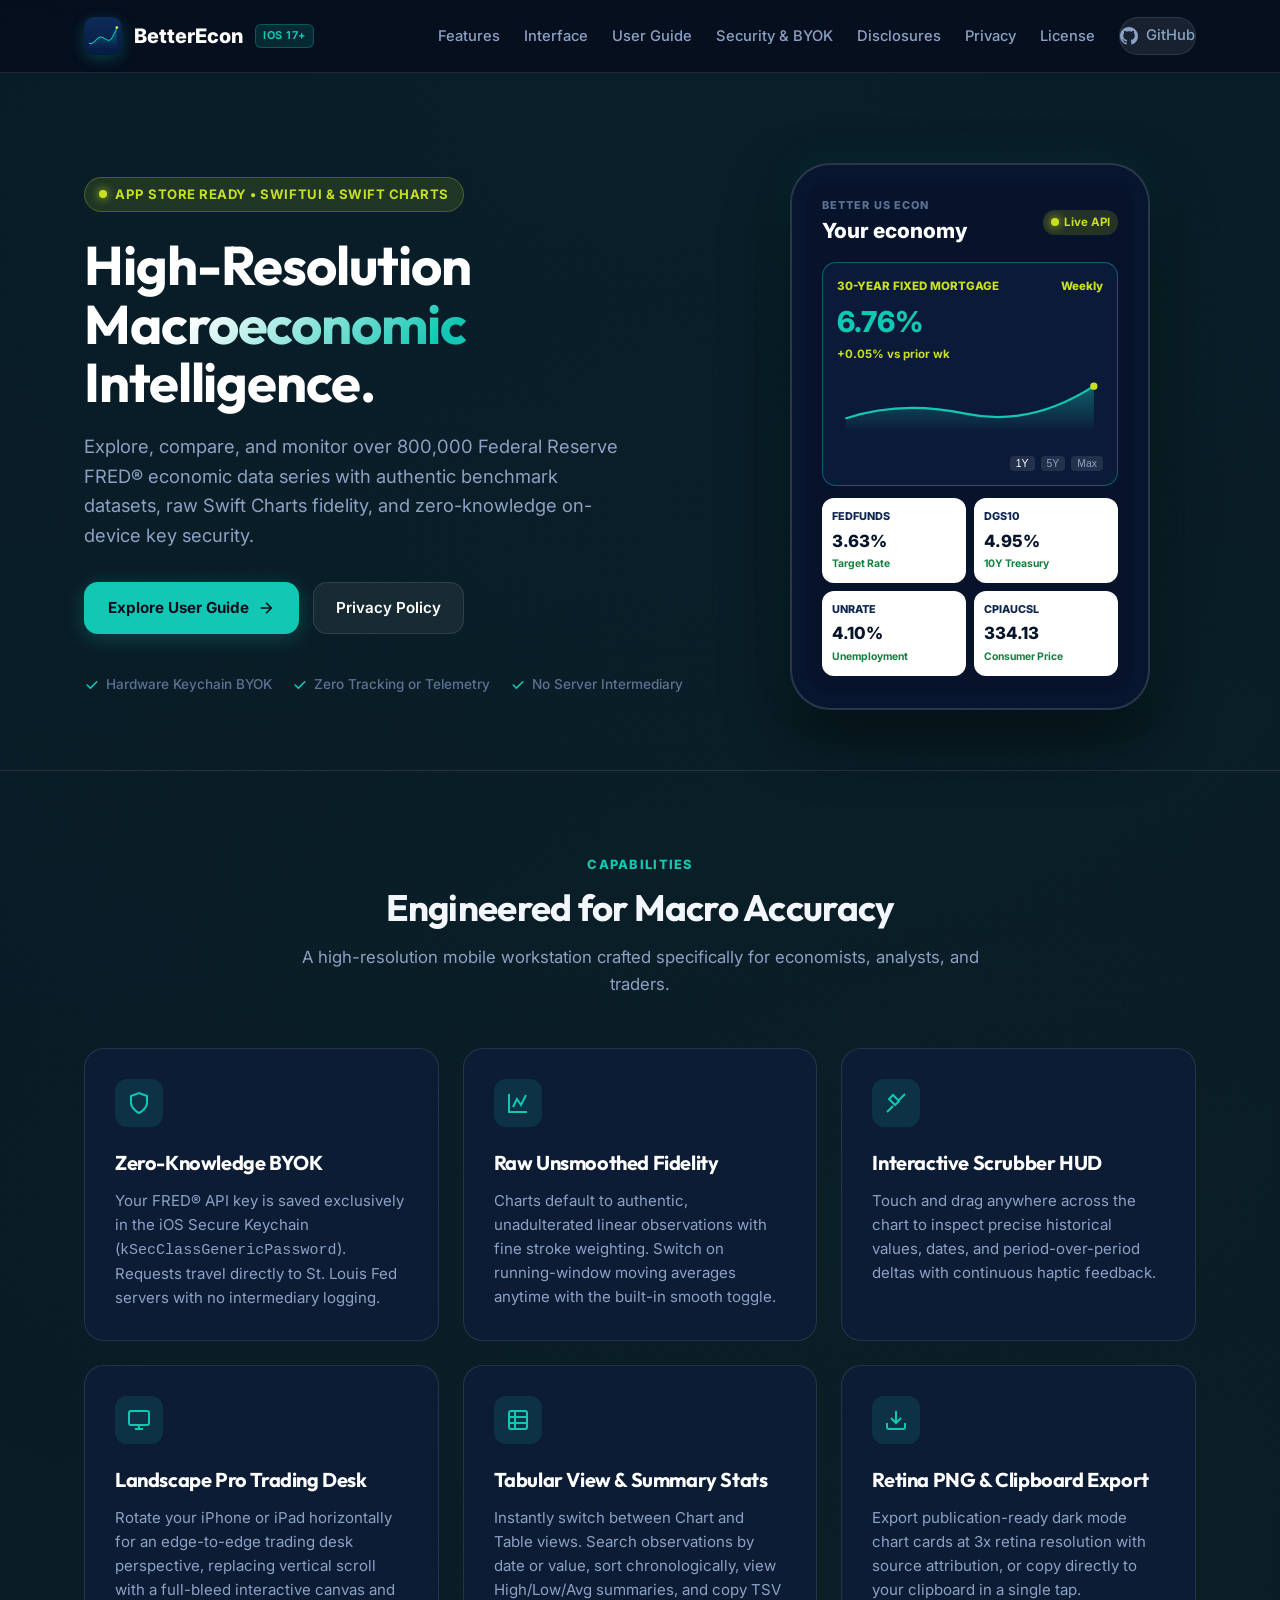
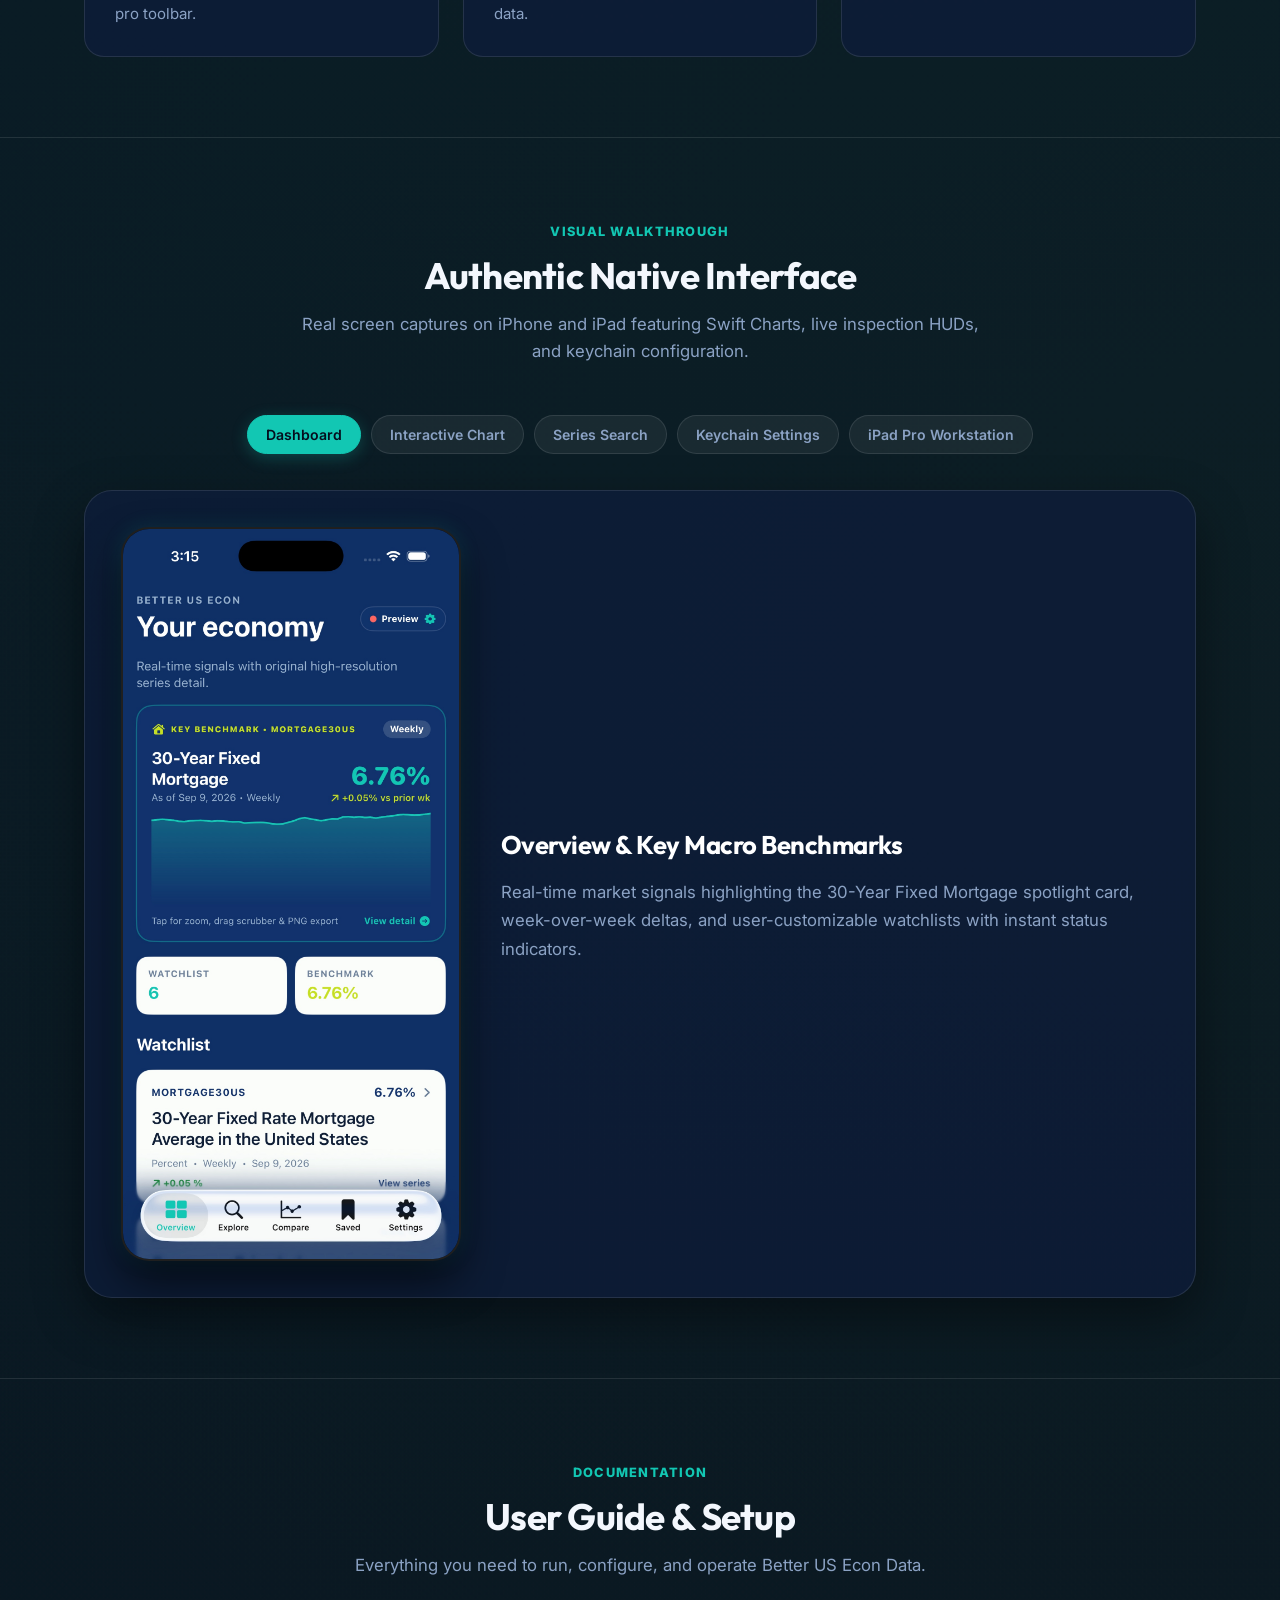
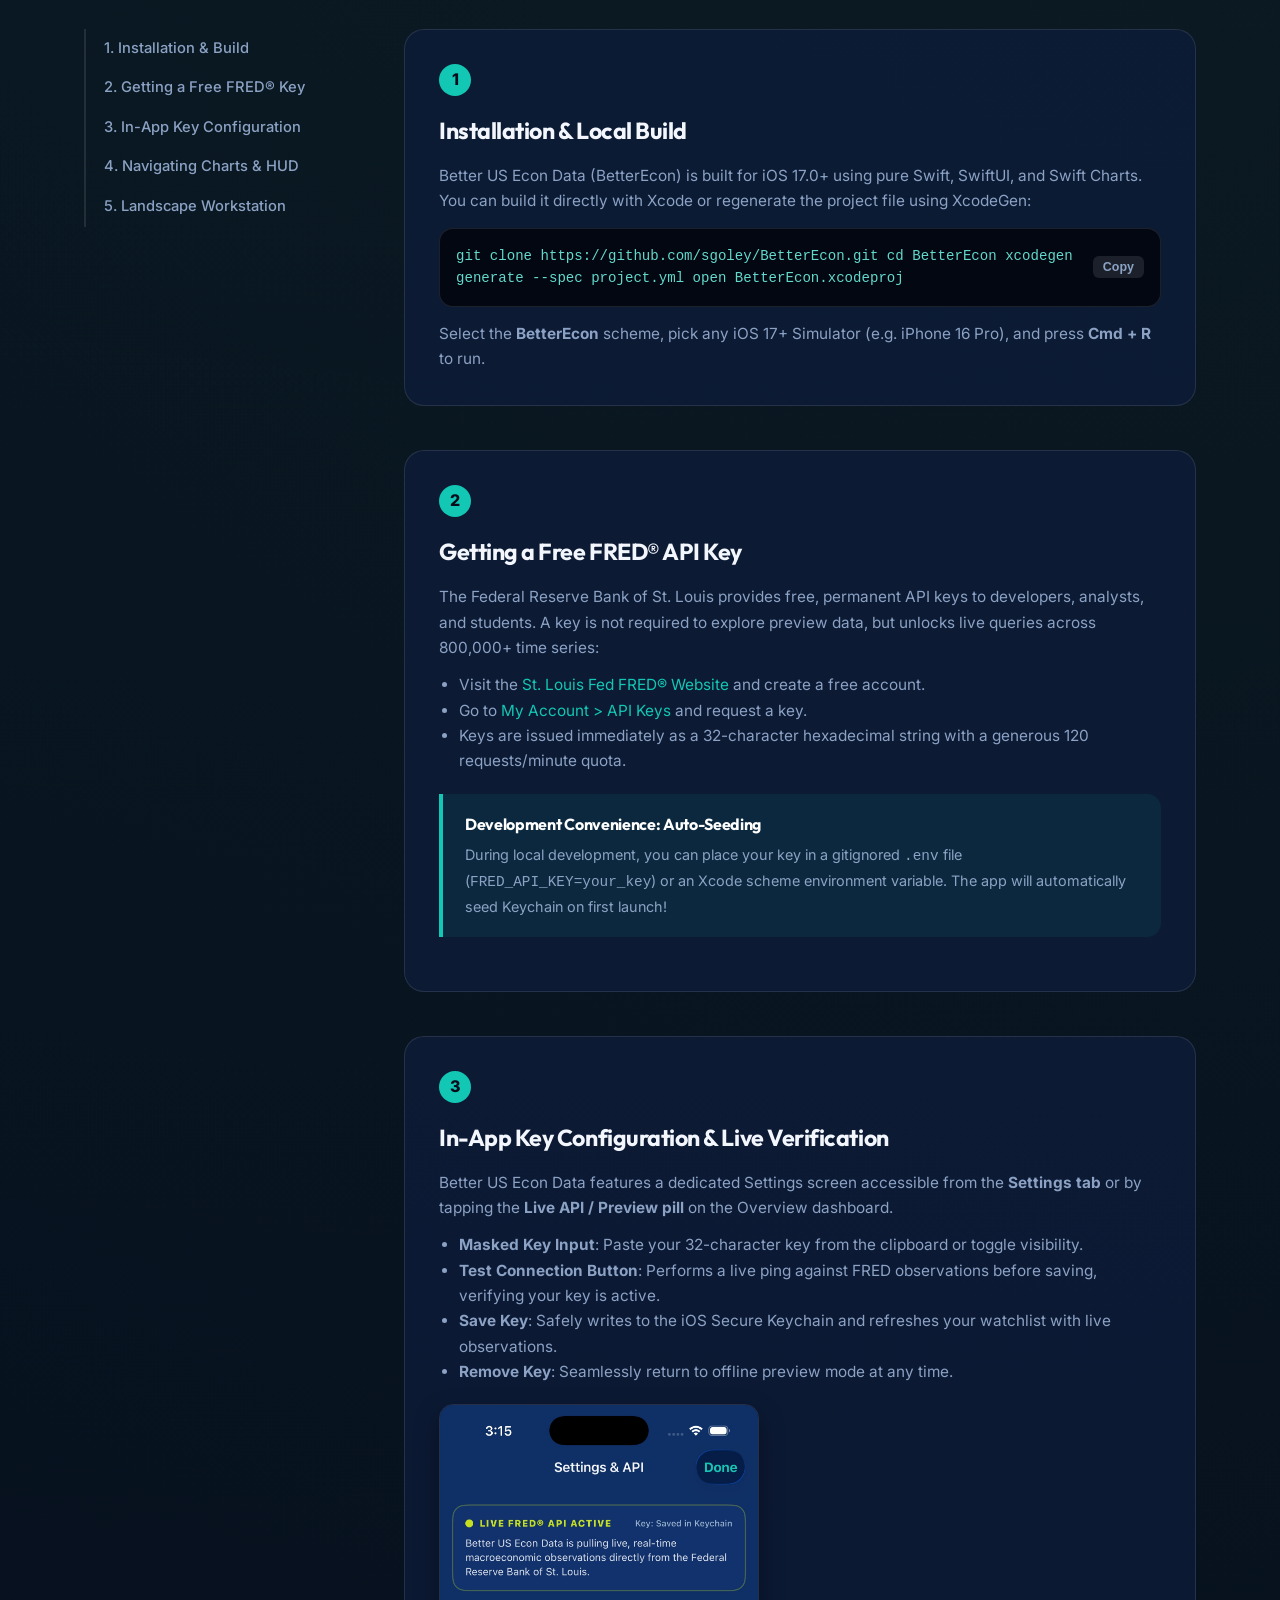
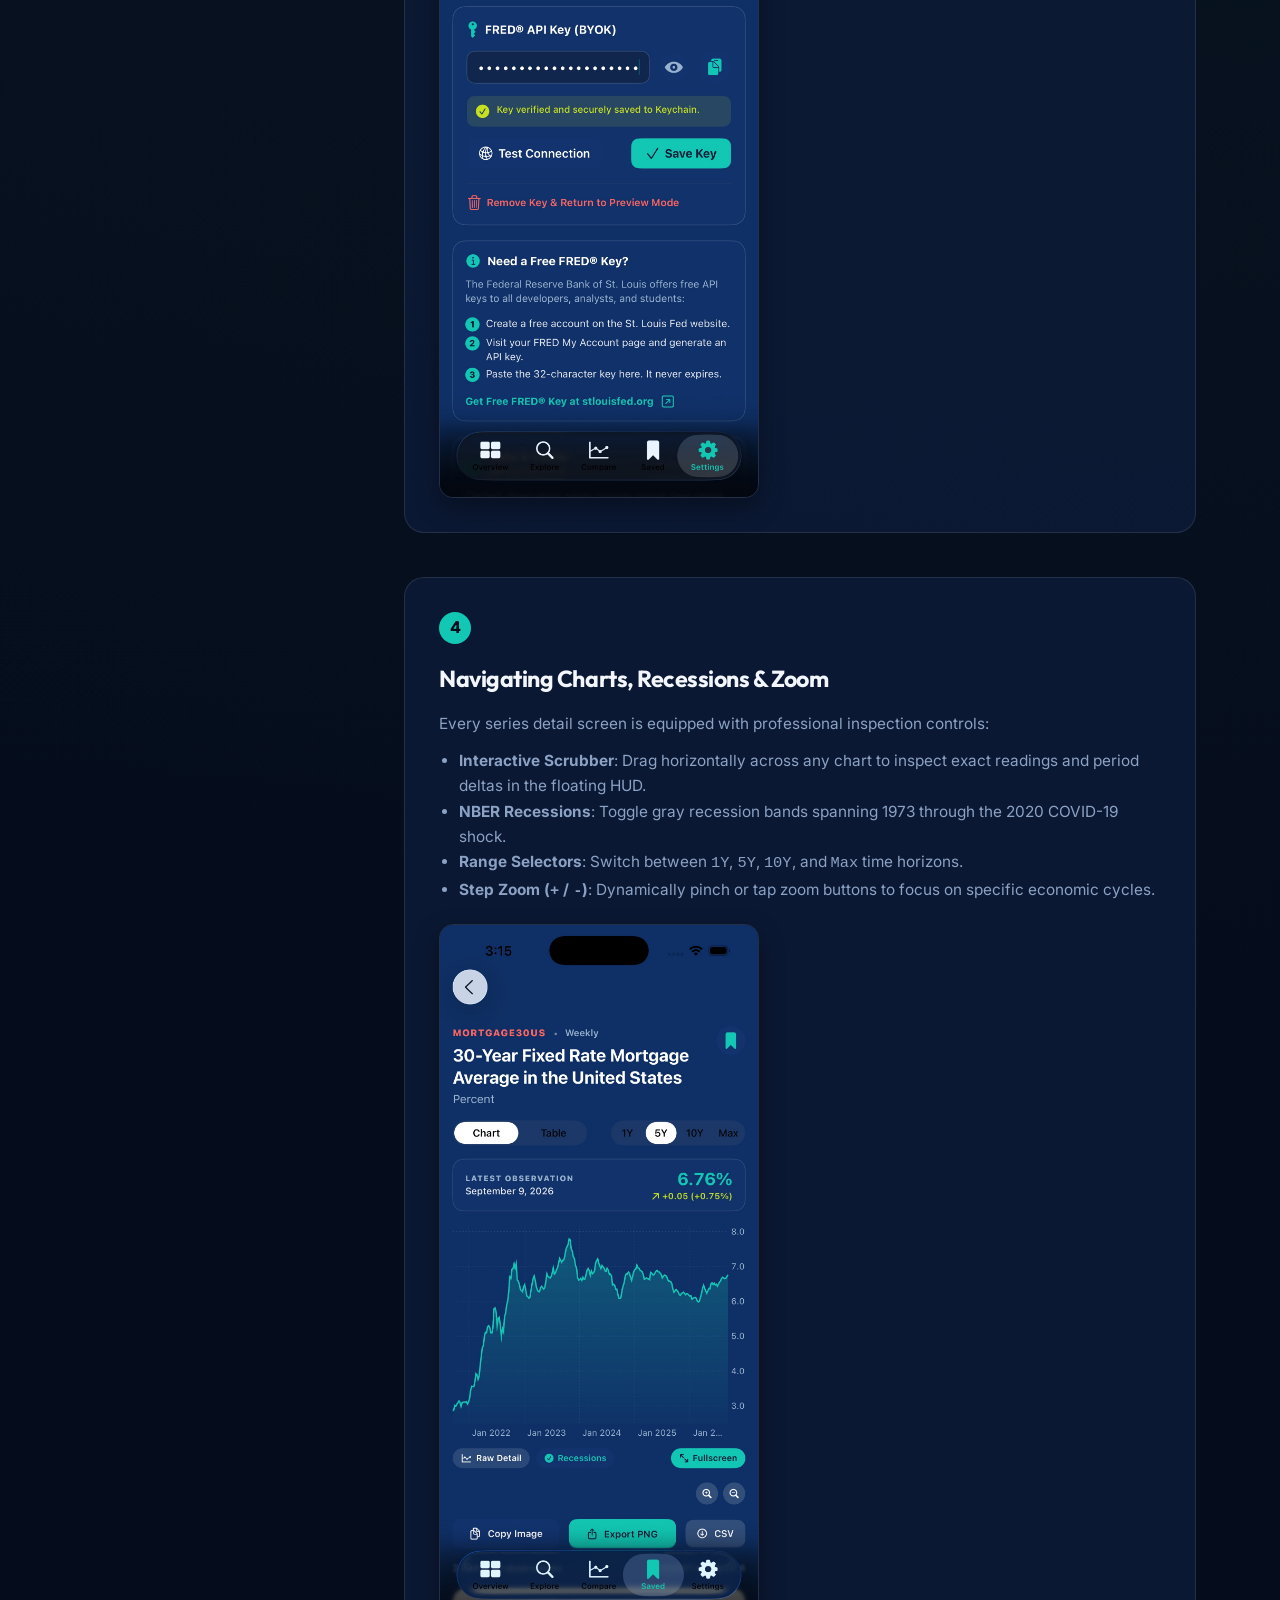
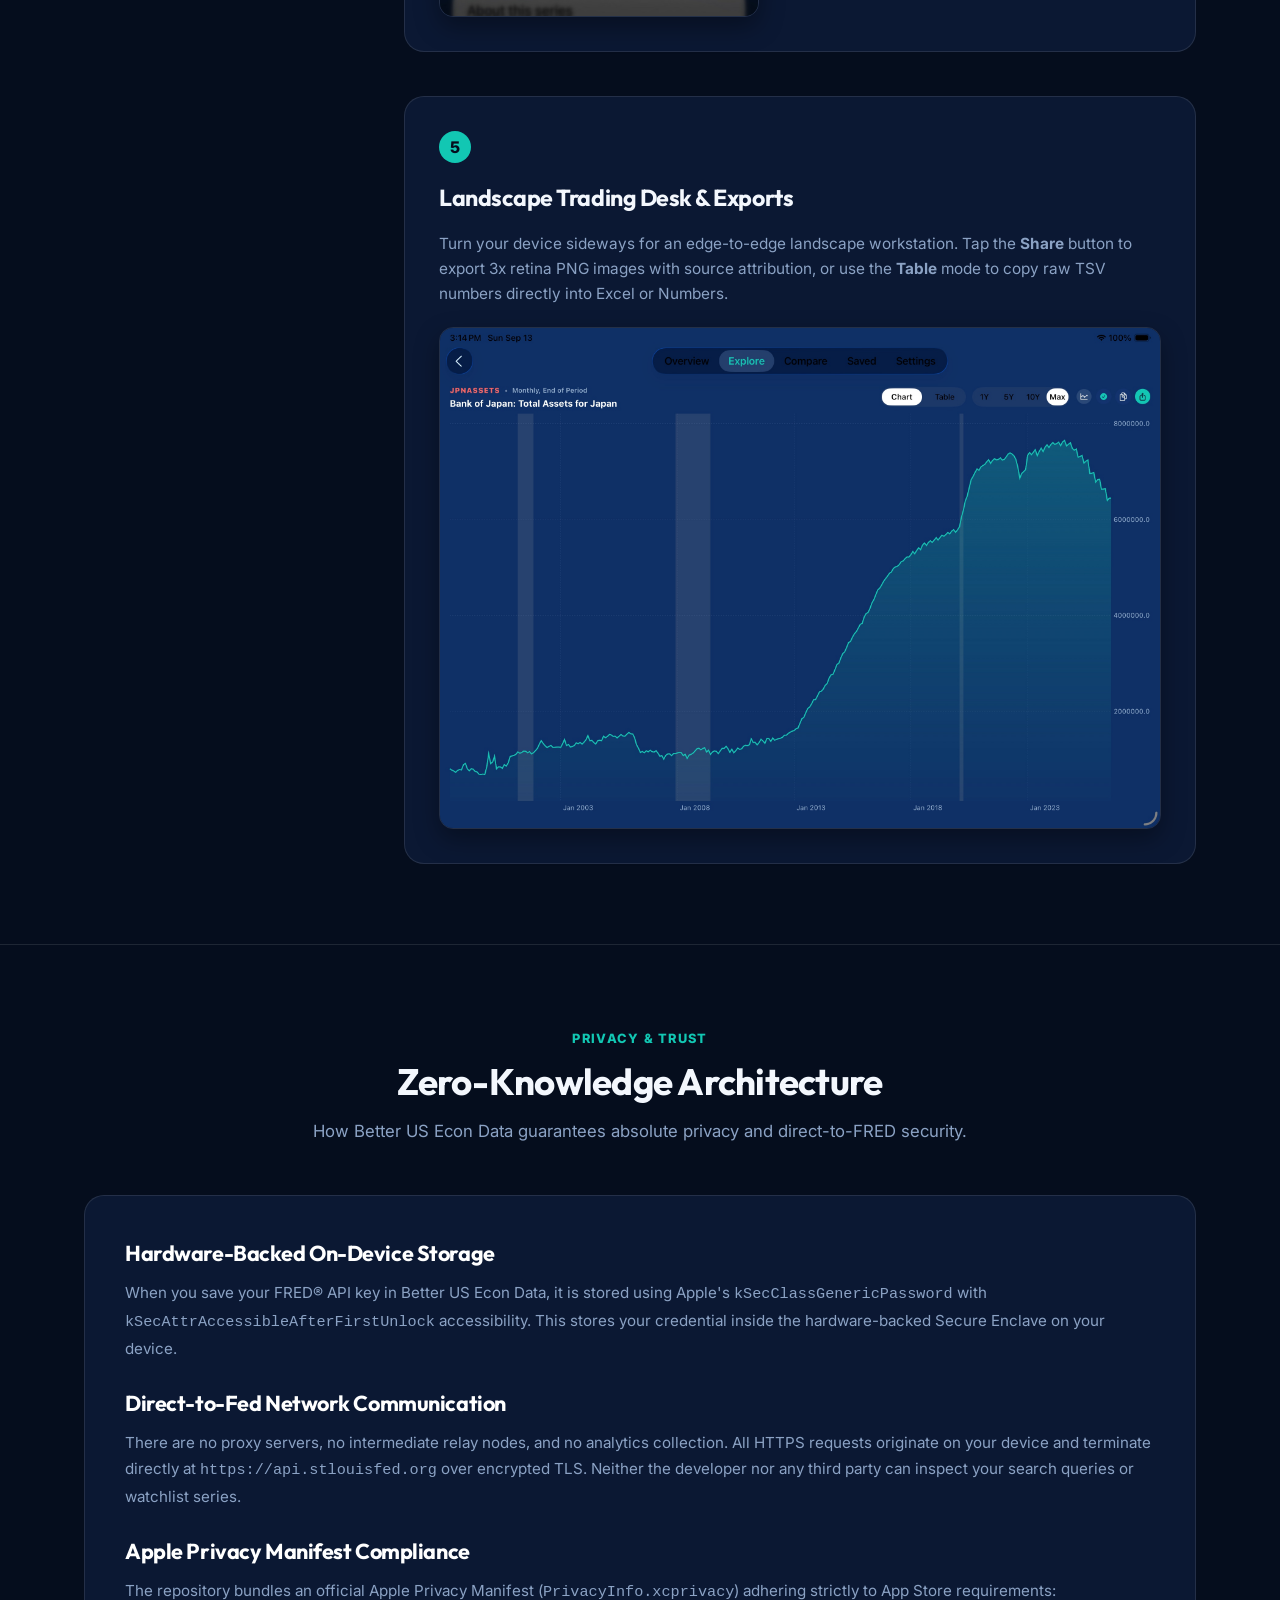
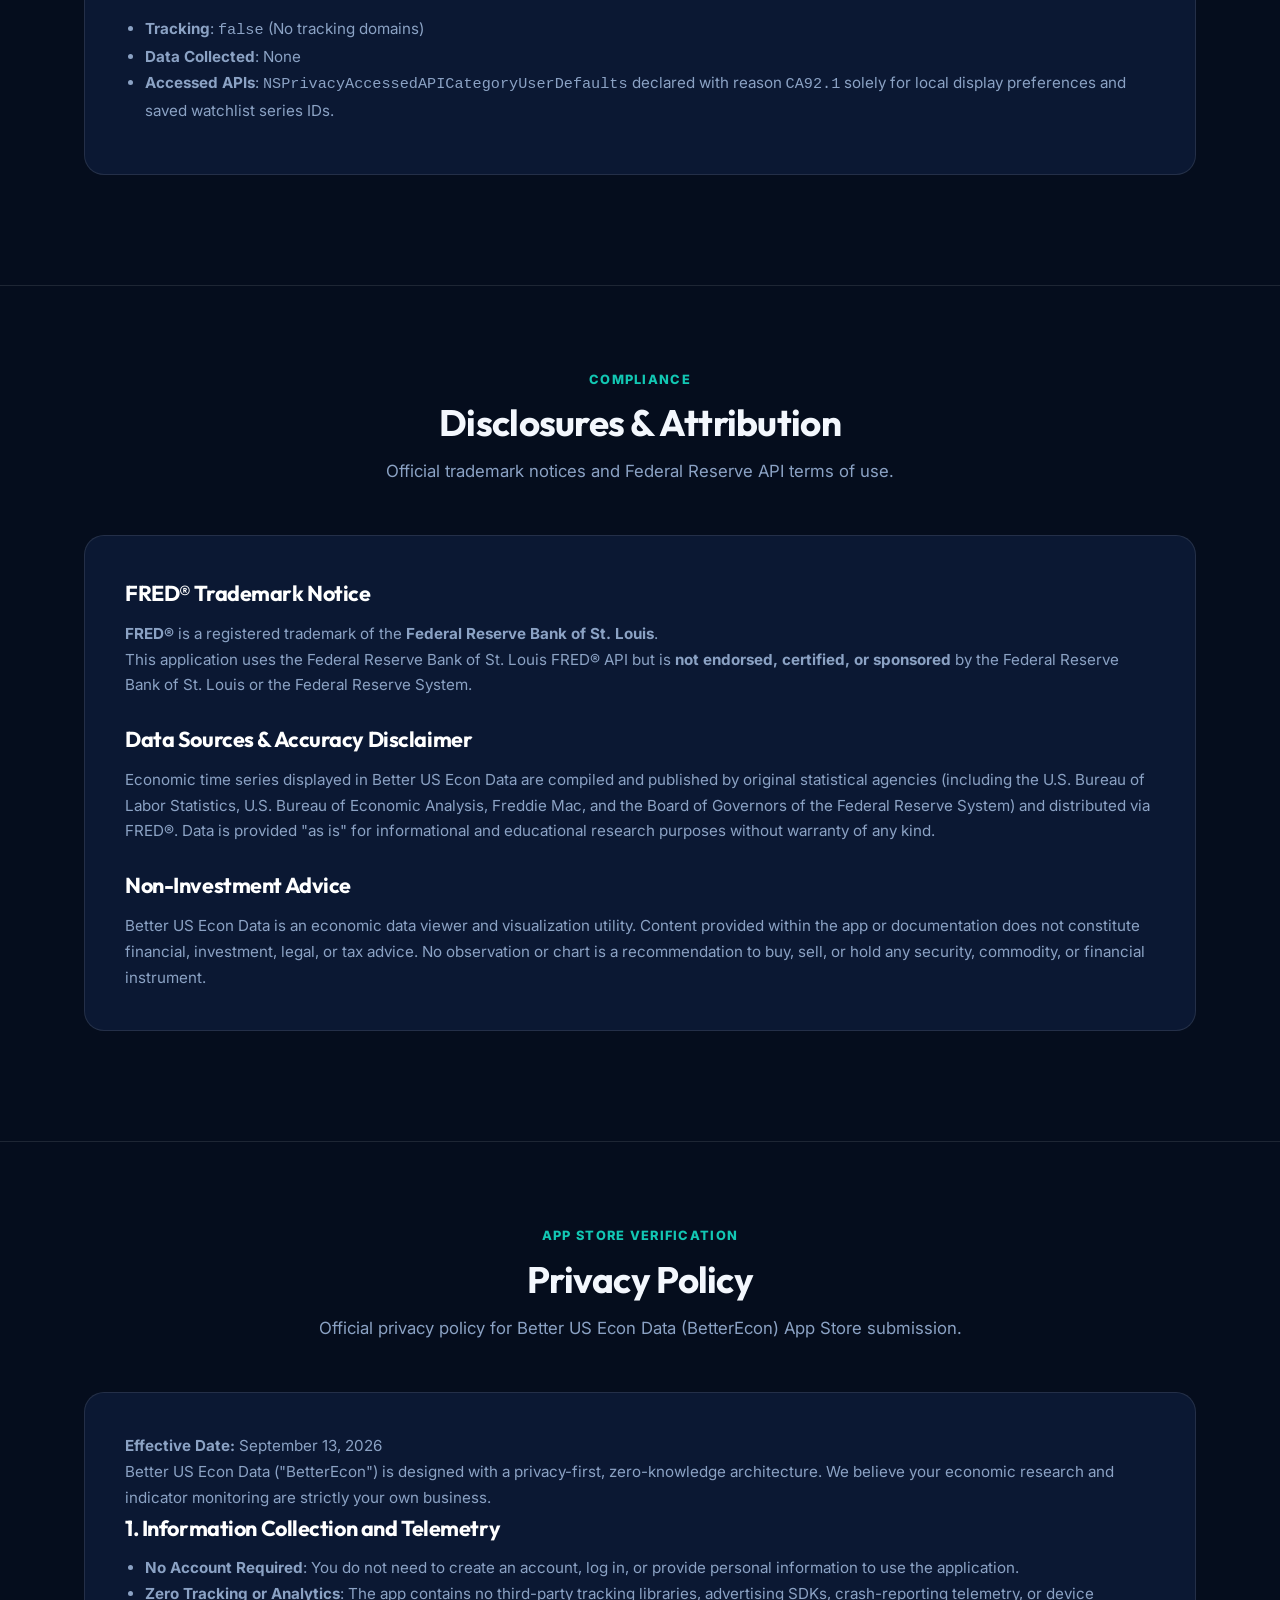
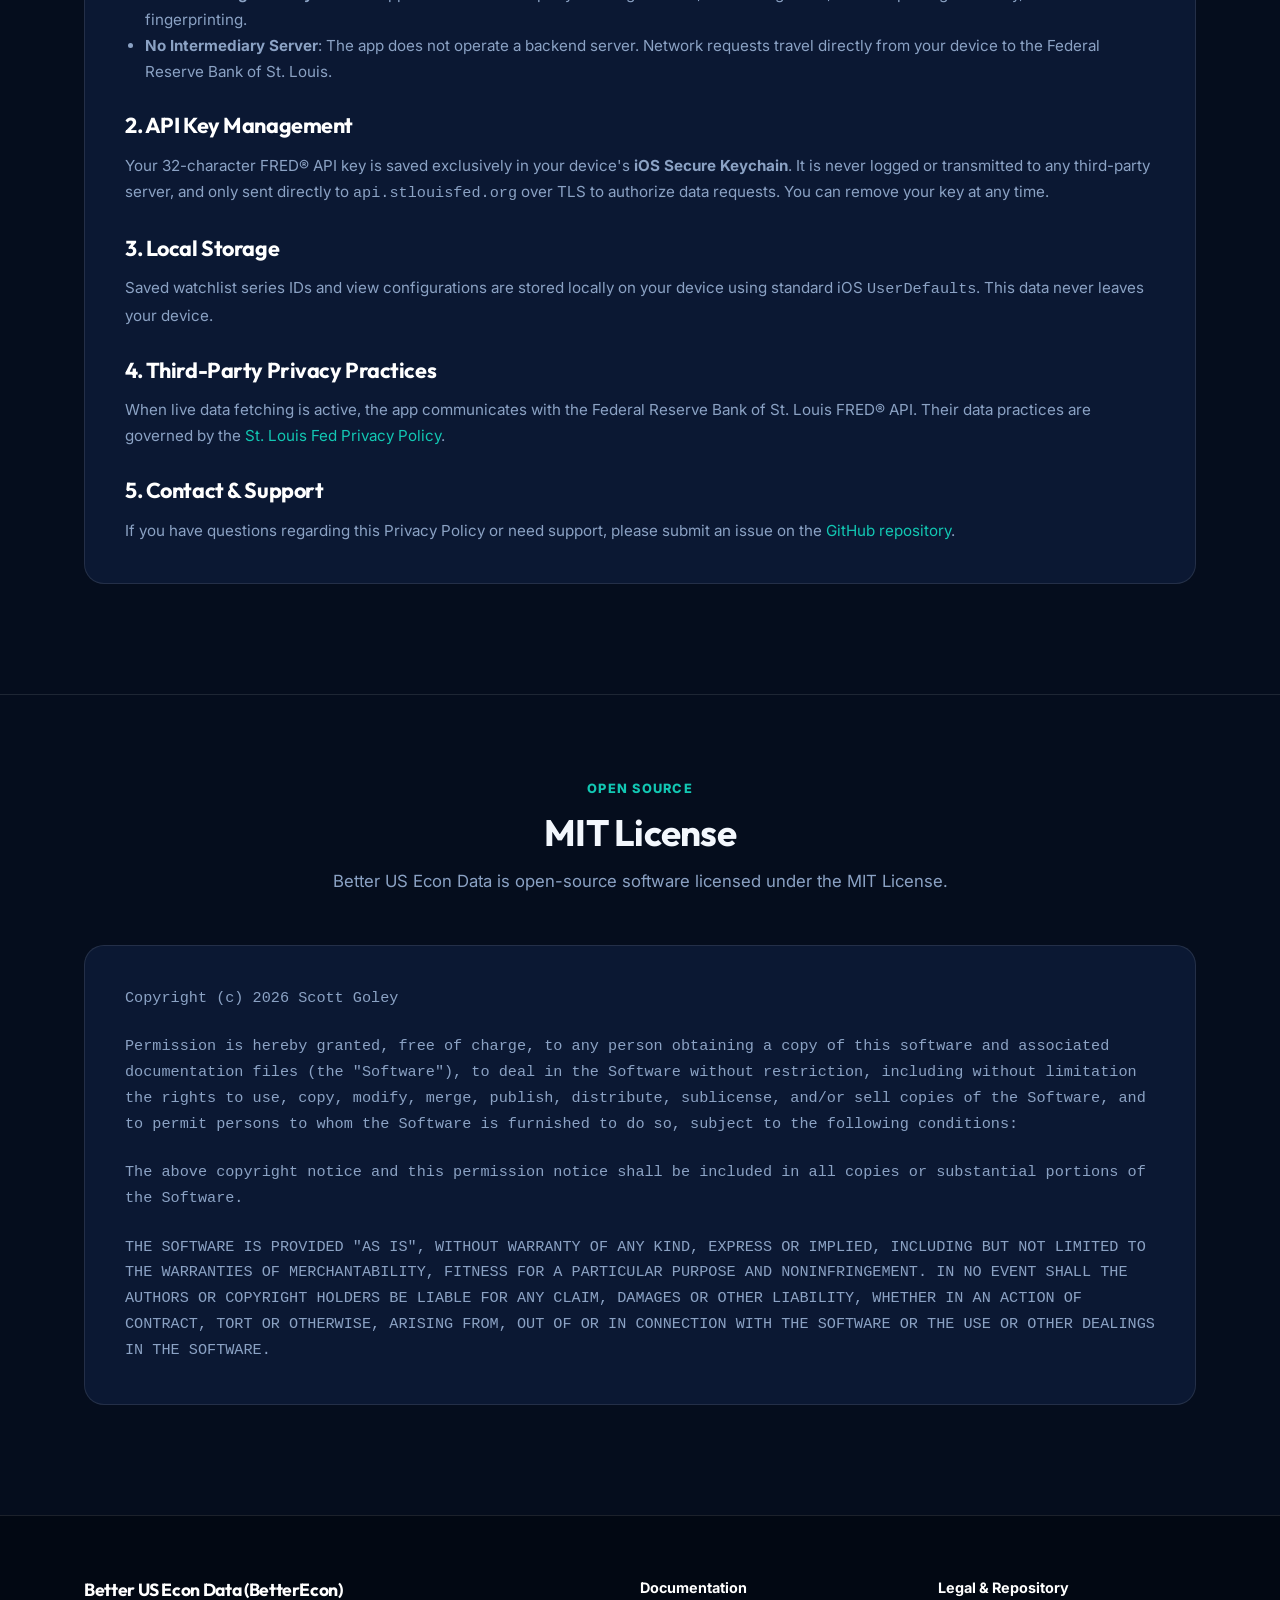
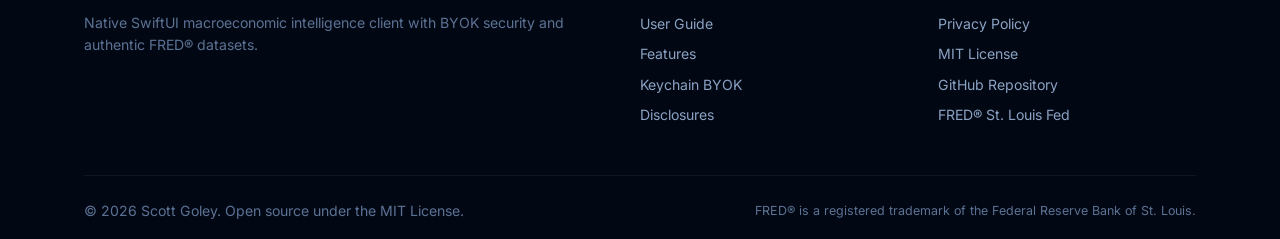
<file: docs/index.html>
<!DOCTYPE html>
<html lang="en">
<head>
  <meta charset="UTF-8">
  <meta name="viewport" content="width=device-width, initial-scale=1.0">
  <title>Better US Econ Data (BetterEcon) — High-Resolution SwiftUI Macroeconomic Intelligence</title>
  <meta name="description" content="Open-source SwiftUI iOS client for Federal Reserve FRED® economic data, featuring BYOK Keychain security, raw Swift Charts fidelity, and edge-to-edge landscape trading desk.">
  <meta property="og:title" content="Better US Econ Data (BetterEcon) — SwiftUI FRED® Client">
  <meta property="og:description" content="Explore, compare, and monitor 800,000+ macroeconomic time series with zero-knowledge on-device API key security.">
  <meta property="og:image" content="assets/app-icon.png">
  <meta property="og:url" content="https://sgoley.github.io/BetterEcon/">
  <meta name="twitter:card" content="summary_large_image">
  <link rel="icon" type="image/png" href="assets/app-icon.png">
  
  <link rel="preconnect" href="https://fonts.googleapis.com">
  <link rel="preconnect" href="https://fonts.gstatic.com" crossorigin>
  <link href="https://fonts.googleapis.com/css2?family=Inter:wght@400;500;600;700&family=Outfit:wght@600;700;800&display=swap" rel="stylesheet">
  <link rel="stylesheet" href="style.css">
</head>
<body>

  <!-- Navigation Header -->
  <header class="site-header">
    <div class="container nav-wrapper">
      <a href="#" class="nav-brand">
        <img src="assets/app-icon.png" alt="BetterEcon Icon" class="brand-icon">
        <span>BetterEcon</span>
        <span class="brand-badge">iOS 17+</span>
      </a>

      <button class="nav-toggle" id="nav-toggle" aria-label="Toggle navigation" aria-expanded="false">
        <span class="bar"></span>
        <span class="bar"></span>
        <span class="bar"></span>
      </button>

      <nav class="nav-menu" id="nav-menu">
        <ul class="nav-links">
          <li><a href="#features">Features</a></li>
          <li><a href="#showcase">Interface</a></li>
          <li><a href="#guide">User Guide</a></li>
          <li><a href="#security">Security & BYOK</a></li>
          <li><a href="#disclosures">Disclosures</a></li>
          <li><a href="#privacy">Privacy</a></li>
          <li><a href="#license">License</a></li>
          <li class="nav-action">
            <a href="https://github.com/sgoley/BetterEcon" target="_blank" rel="noopener" class="github-btn">
              <svg width="18" height="18" viewBox="0 0 24 24" fill="currentColor">
                <path d="M12 0C5.37 0 0 5.37 0 12c0 5.31 3.435 9.795 8.205 11.385.6.105.825-.255.825-.57 0-.285-.015-1.23-.015-2.235-3.015.555-3.795-.735-4.035-1.41-.135-.345-.72-1.41-1.23-1.695-.42-.225-1.02-.78-.015-.795.945-.015 1.62.87 1.845 1.23 1.08 1.815 2.805 1.305 3.495.99.105-.78.42-1.305.765-1.605-2.67-.3-5.46-1.335-5.46-5.925 0-1.305.465-2.385 1.23-3.225-.12-.3-.54-1.53.12-3.18 0 0 1.005-.315 3.3 1.23.96-.27 1.98-.405 3-.405s2.04.135 3 .405c2.295-1.56 3.3-1.23 3.3-1.23.66 1.65.24 2.88.12 3.18.765.84 1.23 1.905 1.23 3.225 0 4.605-2.805 5.625-5.475 5.925.435.375.81 1.095.81 2.22 0 1.605-.015 2.895-.015 3.3 0 .315.225.69.825.57A12.02 12.02 0 0024 12c0-6.63-5.37-12-12-12z"/>
              </svg>
              <span>GitHub</span>
            </a>
          </li>
        </ul>
      </nav>
    </div>
  </header>

  <!-- Hero Section -->
  <section class="hero">
    <div class="container hero-grid">
      <div class="hero-content">
        <div class="hero-pill">
          <span class="pulse-dot"></span>
          <span>APP STORE READY • SWIFTUI & SWIFT CHARTS</span>
        </div>
        <h1>High-Resolution <span class="hero-gradient">Macroeconomic</span> Intelligence.</h1>
        <p class="hero-desc">
          Explore, compare, and monitor over 800,000 Federal Reserve FRED® economic data series with authentic benchmark datasets, raw Swift Charts fidelity, and zero-knowledge on-device key security.
        </p>

        <div class="hero-cta-group">
          <a href="#guide" class="btn-primary">
            <span>Explore User Guide</span>
            <svg width="18" height="18" viewBox="0 0 24 24" fill="none" stroke="currentColor" stroke-width="2.2"><path d="M5 12h14M12 5l7 7-7 7"/></svg>
          </a>
          <a href="#privacy" class="btn-secondary">
            <span>Privacy Policy</span>
          </a>
        </div>

        <div class="hero-badges">
          <div class="hero-badge-item">
            <svg width="16" height="16" fill="currentColor" viewBox="0 0 20 20"><path fill-rule="evenodd" d="M16.707 5.293a1 1 0 010 1.414l-8 8a1 1 0 01-1.414 0l-4-4a1 1 0 011.414-1.414L8 12.586l7.293-7.293a1 1 0 011.414 0z" clip-rule="evenodd"/></svg>
            <span>Hardware Keychain BYOK</span>
          </div>
          <div class="hero-badge-item">
            <svg width="16" height="16" fill="currentColor" viewBox="0 0 20 20"><path fill-rule="evenodd" d="M16.707 5.293a1 1 0 010 1.414l-8 8a1 1 0 01-1.414 0l-4-4a1 1 0 011.414-1.414L8 12.586l7.293-7.293a1 1 0 011.414 0z" clip-rule="evenodd"/></svg>
            <span>Zero Tracking or Telemetry</span>
          </div>
          <div class="hero-badge-item">
            <svg width="16" height="16" fill="currentColor" viewBox="0 0 20 20"><path fill-rule="evenodd" d="M16.707 5.293a1 1 0 010 1.414l-8 8a1 1 0 01-1.414 0l-4-4a1 1 0 011.414-1.414L8 12.586l7.293-7.293a1 1 0 011.414 0z" clip-rule="evenodd"/></svg>
            <span>No Server Intermediary</span>
          </div>
        </div>
      </div>

      <!-- Interactive Phone Mockup Card -->
      <div class="hero-visual">
        <div class="device-mockup">
          <div class="device-screen">
            <div class="mockup-header">
              <div>
                <div class="mockup-label">BETTER US ECON</div>
                <div class="mockup-title">Your economy</div>
              </div>
              <div class="mockup-status-pill">
                <span class="pulse-dot"></span>
                <span>Live API</span>
              </div>
            </div>

            <!-- Spotlight Benchmark Card -->
            <div class="spotlight-card">
              <div class="spotlight-header">
                <span>30-YEAR FIXED MORTGAGE</span>
                <span>Weekly</span>
              </div>
              <div class="spotlight-value">6.76%</div>
              <div class="spotlight-delta">+0.05% vs prior wk</div>

              <!-- Interactive Demo Sparkline -->
              <svg class="mockup-chart-svg" viewBox="0 0 290 70">
                <defs>
                  <linearGradient id="chartGrad" x1="0" y1="0" x2="0" y2="1">
                    <stop offset="0%" stop-color="#12c7b3" stop-opacity="0.4"/>
                    <stop offset="100%" stop-color="#12c7b3" stop-opacity="0.0"/>
                  </linearGradient>
                </defs>
                <path class="mockup-dynamic-fill" d="M 10 50 Q 70 30 140 45 T 280 15 L 280 65 L 10 65 Z" fill="url(#chartGrad)"/>
                <path class="mockup-dynamic-path" d="M 10 50 Q 70 30 140 45 T 280 15" fill="none" stroke="#12c7b3" stroke-width="2.5" stroke-linecap="round"/>
                <circle cx="280" cy="15" r="4" fill="#c7e01f"/>
              </svg>

              <div style="display: flex; gap: 6px; justify-content: flex-end; margin-top: 4px;">
                <button class="mockup-range-pill active" style="background: rgba(255,255,255,0.1); border:none; color:#fff; font-size:0.65rem; padding:2px 6px; border-radius:4px; cursor:pointer;">1Y</button>
                <button class="mockup-range-pill" style="background: rgba(255,255,255,0.1); border:none; color:#8ba2c4; font-size:0.65rem; padding:2px 6px; border-radius:4px; cursor:pointer;">5Y</button>
                <button class="mockup-range-pill" style="background: rgba(255,255,255,0.1); border:none; color:#8ba2c4; font-size:0.65rem; padding:2px 6px; border-radius:4px; cursor:pointer;">Max</button>
              </div>
            </div>

            <!-- Mini Watchlist Stack -->
            <div class="mockup-card-grid">
              <div class="mockup-card">
                <div class="mockup-card-id">FEDFUNDS</div>
                <div class="mockup-card-val">3.63%</div>
                <div class="mockup-card-delta">Target Rate</div>
              </div>
              <div class="mockup-card">
                <div class="mockup-card-id">DGS10</div>
                <div class="mockup-card-val">4.95%</div>
                <div class="mockup-card-delta">10Y Treasury</div>
              </div>
              <div class="mockup-card">
                <div class="mockup-card-id">UNRATE</div>
                <div class="mockup-card-val">4.10%</div>
                <div class="mockup-card-delta">Unemployment</div>
              </div>
              <div class="mockup-card">
                <div class="mockup-card-id">CPIAUCSL</div>
                <div class="mockup-card-val">334.13</div>
                <div class="mockup-card-delta">Consumer Price</div>
              </div>
            </div>
          </div>
        </div>
      </div>
    </div>
  </section>

  <!-- Feature Highlights -->
  <section class="section" id="features">
    <div class="container">
      <div class="section-header">
        <span class="section-tag">Capabilities</span>
        <h2 class="section-title">Engineered for Macro Accuracy</h2>
        <p class="section-subtitle">A high-resolution mobile workstation crafted specifically for economists, analysts, and traders.</p>
      </div>

      <div class="feature-grid">
        <div class="feature-card">
          <div class="feature-icon-wrapper">
            <svg width="24" height="24" fill="none" stroke="currentColor" stroke-width="2"><path d="M12 22s8-4 8-10V5l-8-3-8 3v7c0 6 8 10 8 10z"/></svg>
          </div>
          <h3>Zero-Knowledge BYOK</h3>
          <p>Your FRED® API key is saved exclusively in the iOS Secure Keychain (<code>kSecClassGenericPassword</code>). Requests travel directly to St. Louis Fed servers with no intermediary logging.</p>
        </div>

        <div class="feature-card">
          <div class="feature-icon-wrapper">
            <svg width="24" height="24" fill="none" stroke="currentColor" stroke-width="2"><path d="M3 3v18h18M7 16l4-8 4 6 5-10"/></svg>
          </div>
          <h3>Raw Unsmoothed Fidelity</h3>
          <p>Charts default to authentic, unadulterated linear observations with fine stroke weighting. Switch on running-window moving averages anytime with the built-in smooth toggle.</p>
        </div>

        <div class="feature-card">
          <div class="feature-icon-wrapper">
            <svg width="24" height="24" fill="none" stroke="currentColor" stroke-width="2"><path d="M15 10l-4 4-6-6 4-4 6 6zM21 3l-6 6M3 21l6-6"/></svg>
          </div>
          <h3>Interactive Scrubber HUD</h3>
          <p>Touch and drag anywhere across the chart to inspect precise historical values, dates, and period-over-period deltas with continuous haptic feedback.</p>
        </div>

        <div class="feature-card">
          <div class="feature-icon-wrapper">
            <svg width="24" height="24" fill="none" stroke="currentColor" stroke-width="2"><rect x="2" y="3" width="20" height="14" rx="2"/><path d="M8 21h8M12 17v4"/></svg>
          </div>
          <h3>Landscape Pro Trading Desk</h3>
          <p>Rotate your iPhone or iPad horizontally for an edge-to-edge trading desk perspective, replacing vertical scroll with a full-bleed interactive canvas and pro toolbar.</p>
        </div>

        <div class="feature-card">
          <div class="feature-icon-wrapper">
            <svg width="24" height="24" fill="none" stroke="currentColor" stroke-width="2"><rect x="3" y="3" width="18" height="18" rx="2"/><path d="M3 9h18M3 15h18M9 3v18"/></svg>
          </div>
          <h3>Tabular View & Summary Stats</h3>
          <p>Instantly switch between Chart and Table views. Search observations by date or value, sort chronologically, view High/Low/Avg summaries, and copy TSV data.</p>
        </div>

        <div class="feature-card">
          <div class="feature-icon-wrapper">
            <svg width="24" height="24" fill="none" stroke="currentColor" stroke-width="2"><path d="M21 15v4a2 2 0 0 1-2 2H5a2 2 0 0 1-2-2v-4M7 10l5 5 5-5M12 15V3"/></svg>
          </div>
          <h3>Retina PNG & Clipboard Export</h3>
          <p>Export publication-ready dark mode chart cards at 3x retina resolution with source attribution, or copy directly to your clipboard in a single tap.</p>
        </div>
      </div>
    </div>
  </section>

  <!-- Interface Showcase Gallery -->
  <section class="section" id="showcase">
    <div class="container">
      <div class="section-header">
        <span class="section-tag">Visual Walkthrough</span>
        <h2 class="section-title">Authentic Native Interface</h2>
        <p class="section-subtitle">Real screen captures on iPhone and iPad featuring Swift Charts, live inspection HUDs, and keychain configuration.</p>
      </div>

      <!-- Screenshot Tabs -->
      <div class="showcase-tabs">
        <button class="showcase-tab active" data-target="shot-dashboard">Dashboard</button>
        <button class="showcase-tab" data-target="shot-chart">Interactive Chart</button>
        <button class="showcase-tab" data-target="shot-explore">Series Search</button>
        <button class="showcase-tab" data-target="shot-settings">Keychain Settings</button>
        <button class="showcase-tab" data-target="shot-ipad">iPad Pro Workstation</button>
      </div>

      <!-- Screenshot Display -->
      <div class="showcase-display">
        <div class="showcase-item active" id="shot-dashboard">
          <div class="showcase-card">
            <div class="showcase-img-wrap iphone-frame">
              <img src="assets/screenshots/screen-dashboard.jpg" alt="Overview Dashboard Screenshot" loading="lazy">
            </div>
            <div class="showcase-caption">
              <h4>Overview & Key Macro Benchmarks</h4>
              <p>Real-time market signals highlighting the 30-Year Fixed Mortgage spotlight card, week-over-week deltas, and user-customizable watchlists with instant status indicators.</p>
            </div>
          </div>
        </div>

        <div class="showcase-item" id="shot-chart">
          <div class="showcase-card">
            <div class="showcase-img-wrap iphone-frame">
              <img src="assets/screenshots/screen-chart.jpg" alt="Swift Charts Detail Screenshot" loading="lazy">
            </div>
            <div class="showcase-caption">
              <h4>High-Fidelity Swift Charts & Scrubber</h4>
              <p>Interactive touch-and-drag scrubber HUD, NBER official recession shading bands, 1Y–Max timeframe presets, smooth/raw observation toggling, and 1-tap retina image exports.</p>
            </div>
          </div>
        </div>

        <div class="showcase-item" id="shot-explore">
          <div class="showcase-card">
            <div class="showcase-img-wrap iphone-frame">
              <img src="assets/screenshots/screen-explore.jpg" alt="Explore Series Search Screenshot" loading="lazy">
            </div>
            <div class="showcase-caption">
              <h4>Comprehensive Series Search</h4>
              <p>Instant symbol and keyword querying across hundreds of thousands of Federal Reserve series, from CPI inflation and Fed Funds to GDP and Treasury yields.</p>
            </div>
          </div>
        </div>

        <div class="showcase-item" id="shot-settings">
          <div class="showcase-card">
            <div class="showcase-img-wrap iphone-frame">
              <img src="assets/screenshots/screen-settings.jpg" alt="Keychain BYOK Settings Screenshot" loading="lazy">
            </div>
            <div class="showcase-caption">
              <h4>Zero-Knowledge Keychain BYOK</h4>
              <p>Direct hardware-backed Secure Enclave storage for your personal FRED® API key. Includes live connection ping testing and immediate fallback to preview mode.</p>
            </div>
          </div>
        </div>

        <div class="showcase-item" id="shot-ipad">
          <div class="showcase-card ipad-layout">
            <div class="showcase-img-wrap ipad-frame">
              <img src="assets/screenshots/screen-ipad-chart.jpg" alt="iPad Pro Landscape Workstation Screenshot" loading="lazy">
            </div>
            <div class="showcase-caption">
              <h4>Landscape Pro Trading Desk</h4>
              <p>Optimized widescreen perspective taking full advantage of iPad and iPhone horizontal orientations for high-density multi-decade economic cycle analysis.</p>
            </div>
          </div>
        </div>
      </div>
    </div>
  </section>

  <!-- User Guide Section -->
  <section class="section" id="guide">
    <div class="container">
      <div class="section-header">
        <span class="section-tag">Documentation</span>
        <h2 class="section-title">User Guide & Setup</h2>
        <p class="section-subtitle">Everything you need to run, configure, and operate Better US Econ Data.</p>
      </div>

      <div class="guide-layout">
        <aside class="guide-sidebar">
          <ul class="guide-menu">
            <li><a href="#guide-install" class="active">1. Installation & Build</a></li>
            <li><a href="#guide-key">2. Getting a Free FRED® Key</a></li>
            <li><a href="#guide-settings">3. In-App Key Configuration</a></li>
            <li><a href="#guide-navigation">4. Navigating Charts & HUD</a></li>
            <li><a href="#guide-desk">5. Landscape Workstation</a></li>
          </ul>
        </aside>

        <main class="guide-content">
          <!-- Step 1 -->
          <div class="guide-step-card" id="guide-install">
            <div class="step-badge">1</div>
            <h3>Installation & Local Build</h3>
            <p>Better US Econ Data (BetterEcon) is built for iOS 17.0+ using pure Swift, SwiftUI, and Swift Charts. You can build it directly with Xcode or regenerate the project file using XcodeGen:</p>

            <div class="code-block">
              <code>git clone https://github.com/sgoley/BetterEcon.git
cd BetterEcon
xcodegen generate --spec project.yml
open BetterEcon.xcodeproj</code>
              <button class="copy-btn" data-code="git clone https://github.com/sgoley/BetterEcon.git &amp;&amp; cd BetterEcon &amp;&amp; xcodegen generate --spec project.yml &amp;&amp; open BetterEcon.xcodeproj">Copy</button>
            </div>

            <p>Select the <strong>BetterEcon</strong> scheme, pick any iOS 17+ Simulator (e.g. iPhone 16 Pro), and press <strong>Cmd + R</strong> to run.</p>
          </div>

          <!-- Step 2 -->
          <div class="guide-step-card" id="guide-key">
            <div class="step-badge">2</div>
            <h3>Getting a Free FRED® API Key</h3>
            <p>The Federal Reserve Bank of St. Louis provides free, permanent API keys to developers, analysts, and students. A key is not required to explore preview data, but unlocks live queries across 800,000+ time series:</p>

            <ul>
              <li>Visit the <a href="https://fred.stlouisfed.org" target="_blank" rel="noopener">St. Louis Fed FRED® Website</a> and create a free account.</li>
              <li>Go to <a href="https://fred.stlouisfed.org/docs/api/api_key.html" target="_blank" rel="noopener">My Account &gt; API Keys</a> and request a key.</li>
              <li>Keys are issued immediately as a 32-character hexadecimal string with a generous 120 requests/minute quota.</li>
            </ul>

            <div class="callout">
              <h4>Development Convenience: Auto-Seeding</h4>
              <p>During local development, you can place your key in a gitignored <code>.env</code> file (<code>FRED_API_KEY=your_key</code>) or an Xcode scheme environment variable. The app will automatically seed Keychain on first launch!</p>
            </div>
          </div>

          <!-- Step 3 -->
          <div class="guide-step-card" id="guide-settings">
            <div class="step-badge">3</div>
            <h3>In-App Key Configuration & Live Verification</h3>
            <p>Better US Econ Data features a dedicated Settings screen accessible from the <strong>Settings tab</strong> or by tapping the <strong>Live API / Preview pill</strong> on the Overview dashboard.</p>

            <ul>
              <li><strong>Masked Key Input</strong>: Paste your 32-character key from the clipboard or toggle visibility.</li>
              <li><strong>Test Connection Button</strong>: Performs a live ping against FRED observations before saving, verifying your key is active.</li>
              <li><strong>Save Key</strong>: Safely writes to the iOS Secure Keychain and refreshes your watchlist with live observations.</li>
              <li><strong>Remove Key</strong>: Seamlessly return to offline preview mode at any time.</li>
            </ul>

            <div class="guide-screenshot-preview">
              <img src="assets/screenshots/screen-settings.jpg" alt="In-App Settings Screen Preview" loading="lazy">
            </div>
          </div>

          <!-- Step 4 -->
          <div class="guide-step-card" id="guide-navigation">
            <div class="step-badge">4</div>
            <h3>Navigating Charts, Recessions & Zoom</h3>
            <p>Every series detail screen is equipped with professional inspection controls:</p>

            <ul>
              <li><strong>Interactive Scrubber</strong>: Drag horizontally across any chart to inspect exact readings and period deltas in the floating HUD.</li>
              <li><strong>NBER Recessions</strong>: Toggle gray recession bands spanning 1973 through the 2020 COVID-19 shock.</li>
              <li><strong>Range Selectors</strong>: Switch between <code>1Y</code>, <code>5Y</code>, <code>10Y</code>, and <code>Max</code> time horizons.</li>
              <li><strong>Step Zoom (<code>+</code> / <code>-</code>)</strong>: Dynamically pinch or tap zoom buttons to focus on specific economic cycles.</li>
            </ul>

            <div class="guide-screenshot-preview">
              <img src="assets/screenshots/screen-chart.jpg" alt="Chart Inspection Preview" loading="lazy">
            </div>
          </div>

          <!-- Step 5 -->
          <div class="guide-step-card" id="guide-desk">
            <div class="step-badge">5</div>
            <h3>Landscape Trading Desk & Exports</h3>
            <p>Turn your device sideways for an edge-to-edge landscape workstation. Tap the <strong>Share</strong> button to export 3x retina PNG images with source attribution, or use the <strong>Table</strong> mode to copy raw TSV numbers directly into Excel or Numbers.</p>

            <div class="guide-screenshot-preview ipad-preview">
              <img src="assets/screenshots/screen-ipad-chart.jpg" alt="Landscape Trading Desk Preview" loading="lazy">
            </div>
          </div>
        </main>
      </div>
    </div>
  </section>

  <!-- Security & Architecture -->
  <section class="section" id="security">
    <div class="container">
      <div class="section-header">
        <span class="section-tag">Privacy & Trust</span>
        <h2 class="section-title">Zero-Knowledge Architecture</h2>
        <p class="section-subtitle">How Better US Econ Data guarantees absolute privacy and direct-to-FRED security.</p>
      </div>

      <div class="legal-box">
        <h3>Hardware-Backed On-Device Storage</h3>
        <p>When you save your FRED® API key in Better US Econ Data, it is stored using Apple's <code>kSecClassGenericPassword</code> with <code>kSecAttrAccessibleAfterFirstUnlock</code> accessibility. This stores your credential inside the hardware-backed Secure Enclave on your device.</p>

        <h3>Direct-to-Fed Network Communication</h3>
        <p>There are no proxy servers, no intermediate relay nodes, and no analytics collection. All HTTPS requests originate on your device and terminate directly at <code>https://api.stlouisfed.org</code> over encrypted TLS. Neither the developer nor any third party can inspect your search queries or watchlist series.</p>

        <h3>Apple Privacy Manifest Compliance</h3>
        <p>The repository bundles an official Apple Privacy Manifest (<code>PrivacyInfo.xcprivacy</code>) adhering strictly to App Store requirements:</p>
        <ul>
          <li><strong>Tracking</strong>: <code>false</code> (No tracking domains)</li>
          <li><strong>Data Collected</strong>: None</li>
          <li><strong>Accessed APIs</strong>: <code>NSPrivacyAccessedAPICategoryUserDefaults</code> declared with reason <code>CA92.1</code> solely for local display preferences and saved watchlist series IDs.</li>
        </ul>
      </div>
    </div>
  </section>

  <!-- Legal Disclosures & FRED Attribution -->
  <section class="section" id="disclosures">
    <div class="container">
      <div class="section-header">
        <span class="section-tag">Compliance</span>
        <h2 class="section-title">Disclosures & Attribution</h2>
        <p class="section-subtitle">Official trademark notices and Federal Reserve API terms of use.</p>
      </div>

      <div class="legal-box">
        <h3>FRED® Trademark Notice</h3>
        <p><strong>FRED®</strong> is a registered trademark of the <strong>Federal Reserve Bank of St. Louis</strong>.</p>
        <p>This application uses the Federal Reserve Bank of St. Louis FRED® API but is <strong>not endorsed, certified, or sponsored</strong> by the Federal Reserve Bank of St. Louis or the Federal Reserve System.</p>

        <h3>Data Sources & Accuracy Disclaimer</h3>
        <p>Economic time series displayed in Better US Econ Data are compiled and published by original statistical agencies (including the U.S. Bureau of Labor Statistics, U.S. Bureau of Economic Analysis, Freddie Mac, and the Board of Governors of the Federal Reserve System) and distributed via FRED®. Data is provided "as is" for informational and educational research purposes without warranty of any kind.</p>

        <h3>Non-Investment Advice</h3>
        <p>Better US Econ Data is an economic data viewer and visualization utility. Content provided within the app or documentation does not constitute financial, investment, legal, or tax advice. No observation or chart is a recommendation to buy, sell, or hold any security, commodity, or financial instrument.</p>
      </div>
    </div>
  </section>

  <!-- Privacy Policy -->
  <section class="section" id="privacy">
    <div class="container">
      <div class="section-header">
        <span class="section-tag">App Store Verification</span>
        <h2 class="section-title">Privacy Policy</h2>
        <p class="section-subtitle">Official privacy policy for Better US Econ Data (BetterEcon) App Store submission.</p>
      </div>

      <div class="legal-box">
        <p><strong>Effective Date:</strong> September 13, 2026</p>
        <p>Better US Econ Data ("BetterEcon") is designed with a privacy-first, zero-knowledge architecture. We believe your economic research and indicator monitoring are strictly your own business.</p>

        <h3>1. Information Collection and Telemetry</h3>
        <ul>
          <li><strong>No Account Required</strong>: You do not need to create an account, log in, or provide personal information to use the application.</li>
          <li><strong>Zero Tracking or Analytics</strong>: The app contains no third-party tracking libraries, advertising SDKs, crash-reporting telemetry, or device fingerprinting.</li>
          <li><strong>No Intermediary Server</strong>: The app does not operate a backend server. Network requests travel directly from your device to the Federal Reserve Bank of St. Louis.</li>
        </ul>

        <h3>2. API Key Management</h3>
        <p>Your 32-character FRED® API key is saved exclusively in your device's <strong>iOS Secure Keychain</strong>. It is never logged or transmitted to any third-party server, and only sent directly to <code>api.stlouisfed.org</code> over TLS to authorize data requests. You can remove your key at any time.</p>

        <h3>3. Local Storage</h3>
        <p>Saved watchlist series IDs and view configurations are stored locally on your device using standard iOS <code>UserDefaults</code>. This data never leaves your device.</p>

        <h3>4. Third-Party Privacy Practices</h3>
        <p>When live data fetching is active, the app communicates with the Federal Reserve Bank of St. Louis FRED® API. Their data practices are governed by the <a href="https://www.stlouisfed.org/privacy-policy" target="_blank" rel="noopener">St. Louis Fed Privacy Policy</a>.</p>

        <h3>5. Contact & Support</h3>
        <p>If you have questions regarding this Privacy Policy or need support, please submit an issue on the <a href="https://github.com/sgoley/BetterEcon/issues" target="_blank" rel="noopener">GitHub repository</a>.</p>
      </div>
    </div>
  </section>

  <!-- License Section -->
  <section class="section" id="license">
    <div class="container">
      <div class="section-header">
        <span class="section-tag">Open Source</span>
        <h2 class="section-title">MIT License</h2>
        <p class="section-subtitle">Better US Econ Data is open-source software licensed under the MIT License.</p>
      </div>

      <div class="legal-box" style="font-family: ui-monospace, SFMono-Regular, Menlo, monospace; font-size: 0.88rem;">
        <p>Copyright (c) 2026 Scott Goley</p>
        <br>
        <p>Permission is hereby granted, free of charge, to any person obtaining a copy of this software and associated documentation files (the "Software"), to deal in the Software without restriction, including without limitation the rights to use, copy, modify, merge, publish, distribute, sublicense, and/or sell copies of the Software, and to permit persons to whom the Software is furnished to do so, subject to the following conditions:</p>
        <br>
        <p>The above copyright notice and this permission notice shall be included in all copies or substantial portions of the Software.</p>
        <br>
        <p>THE SOFTWARE IS PROVIDED "AS IS", WITHOUT WARRANTY OF ANY KIND, EXPRESS OR IMPLIED, INCLUDING BUT NOT LIMITED TO THE WARRANTIES OF MERCHANTABILITY, FITNESS FOR A PARTICULAR PURPOSE AND NONINFRINGEMENT. IN NO EVENT SHALL THE AUTHORS OR COPYRIGHT HOLDERS BE LIABLE FOR ANY CLAIM, DAMAGES OR OTHER LIABILITY, WHETHER IN AN ACTION OF CONTRACT, TORT OR OTHERWISE, ARISING FROM, OUT OF OR IN CONNECTION WITH THE SOFTWARE OR THE USE OR OTHER DEALINGS IN THE SOFTWARE.</p>
      </div>
    </div>
  </section>

  <!-- Site Footer -->
  <footer class="site-footer">
    <div class="container">
      <div class="footer-grid">
        <div class="footer-brand">
          <h4>Better US Econ Data (BetterEcon)</h4>
          <p>Native SwiftUI macroeconomic intelligence client with BYOK security and authentic FRED® datasets.</p>
        </div>
        <div class="footer-col">
          <h5>Documentation</h5>
          <ul>
            <li><a href="#guide">User Guide</a></li>
            <li><a href="#features">Features</a></li>
            <li><a href="#security">Keychain BYOK</a></li>
            <li><a href="#disclosures">Disclosures</a></li>
          </ul>
        </div>
        <div class="footer-col">
          <h5>Legal & Repository</h5>
          <ul>
            <li><a href="#privacy">Privacy Policy</a></li>
            <li><a href="#license">MIT License</a></li>
            <li><a href="https://github.com/sgoley/BetterEcon" target="_blank" rel="noopener">GitHub Repository</a></li>
            <li><a href="https://fred.stlouisfed.org" target="_blank" rel="noopener">FRED® St. Louis Fed</a></li>
          </ul>
        </div>
      </div>

      <div class="footer-bottom">
        <div>&copy; 2026 Scott Goley. Open source under the MIT License.</div>
        <div style="font-size: 0.78rem;">FRED® is a registered trademark of the Federal Reserve Bank of St. Louis.</div>
      </div>
    </div>
  </footer>

  <script src="app.js"></script>
</body>
</html>
</file>
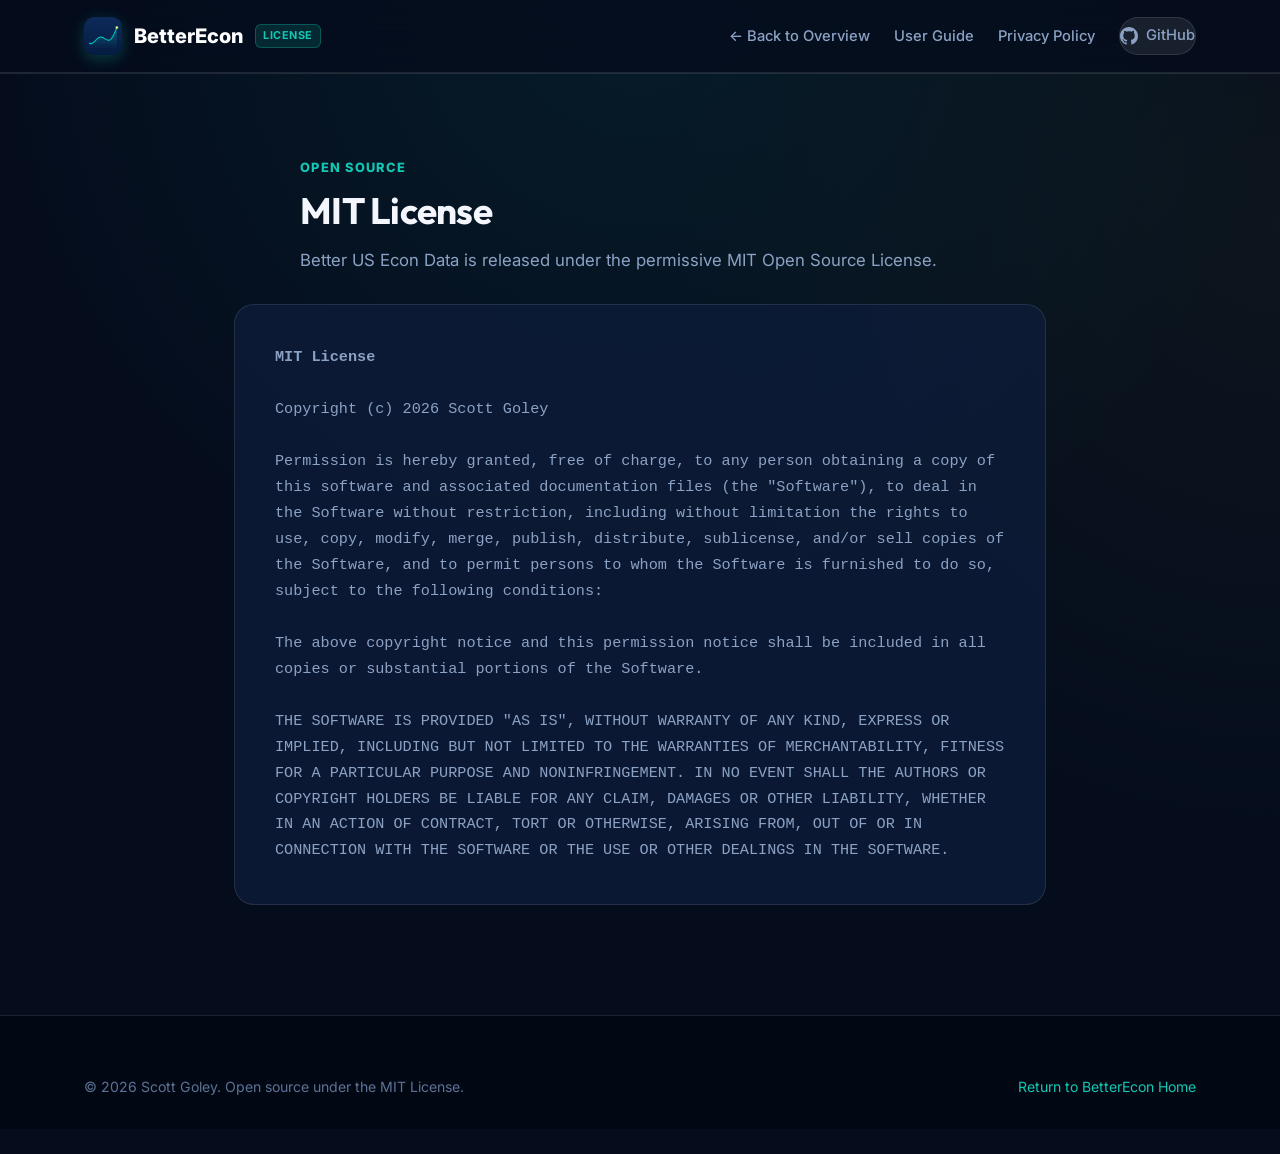
<file: docs/license.html>
<!DOCTYPE html>
<html lang="en">
<head>
  <meta charset="UTF-8">
  <meta name="viewport" content="width=device-width, initial-scale=1.0">
  <title>MIT License — Better US Econ Data (BetterEcon)</title>
  <meta name="description" content="Open-source MIT License for Better US Econ Data (BetterEcon).">
  <link rel="icon" type="image/png" href="assets/app-icon.png">
  <link rel="preconnect" href="https://fonts.googleapis.com">
  <link rel="preconnect" href="https://fonts.gstatic.com" crossorigin>
  <link href="https://fonts.googleapis.com/css2?family=Inter:wght@400;500;600;700&family=Outfit:wght@600;700;800&display=swap" rel="stylesheet">
  <link rel="stylesheet" href="style.css">
</head>
<body>
  <header class="site-header">
    <div class="container nav-wrapper">
      <a href="index.html" class="nav-brand">
        <img src="assets/app-icon.png" alt="BetterEcon Icon" class="brand-icon">
        <span>BetterEcon</span>
        <span class="brand-badge">License</span>
      </a>
      <button class="nav-toggle" id="nav-toggle" aria-label="Toggle navigation" aria-expanded="false">
        <span class="bar"></span>
        <span class="bar"></span>
        <span class="bar"></span>
      </button>

      <nav class="nav-menu" id="nav-menu">
        <ul class="nav-links">
          <li><a href="index.html">← Back to Overview</a></li>
          <li><a href="index.html#guide">User Guide</a></li>
          <li><a href="privacy.html">Privacy Policy</a></li>
          <li class="nav-action">
            <a href="https://github.com/sgoley/BetterEcon" target="_blank" rel="noopener" class="github-btn">
              <svg width="18" height="18" viewBox="0 0 24 24" fill="currentColor">
                <path d="M12 0C5.37 0 0 5.37 0 12c0 5.31 3.435 9.795 8.205 11.385.6.105.825-.255.825-.57 0-.285-.015-1.23-.015-2.235-3.015.555-3.795-.735-4.035-1.41-.135-.345-.72-1.41-1.23-1.695-.42-.225-1.02-.78-.015-.795.945-.015 1.62.87 1.845 1.23 1.08 1.815 2.805 1.305 3.495.99.105-.78.42-1.305.765-1.605-2.67-.3-5.46-1.335-5.46-5.925 0-1.305.465-2.385 1.23-3.225-.12-.3-.54-1.53.12-3.18 0 0 1.005-.315 3.3 1.23.96-.27 1.98-.405 3-.405s2.04.135 3 .405c2.295-1.56 3.3-1.23 3.3-1.23.66 1.65.24 2.88.12 3.18.765.84 1.23 1.905 1.23 3.225 0 4.605-2.805 5.625-5.475 5.925.435.375.81 1.095.81 2.22 0 1.605-.015 2.895-.015 3.3 0 .315.225.69.825.57A12.02 12.02 0 0024 12c0-6.63-5.37-12-12-12z"/>
              </svg>
              <span>GitHub</span>
            </a>
          </li>
        </ul>
      </nav>
    </div>
  </header>

  <main class="section">
    <div class="container" style="max-width: 860px;">
      <div class="section-header" style="text-align: left; margin-bottom: 30px;">
        <span class="section-tag">Open Source</span>
        <h1 class="section-title">MIT License</h1>
        <p class="section-subtitle">Better US Econ Data is released under the permissive MIT Open Source License.</p>
      </div>

      <div class="legal-box" style="font-family: ui-monospace, SFMono-Regular, Menlo, Monaco, Consolas, monospace; font-size: 0.92rem; line-height: 1.8;">
        <p><strong>MIT License</strong></p>
        <br>
        <p>Copyright (c) 2026 Scott Goley</p>
        <br>
        <p>Permission is hereby granted, free of charge, to any person obtaining a copy of this software and associated documentation files (the "Software"), to deal in the Software without restriction, including without limitation the rights to use, copy, modify, merge, publish, distribute, sublicense, and/or sell copies of the Software, and to permit persons to whom the Software is furnished to do so, subject to the following conditions:</p>
        <br>
        <p>The above copyright notice and this permission notice shall be included in all copies or substantial portions of the Software.</p>
        <br>
        <p>THE SOFTWARE IS PROVIDED "AS IS", WITHOUT WARRANTY OF ANY KIND, EXPRESS OR IMPLIED, INCLUDING BUT NOT LIMITED TO THE WARRANTIES OF MERCHANTABILITY, FITNESS FOR A PARTICULAR PURPOSE AND NONINFRINGEMENT. IN NO EVENT SHALL THE AUTHORS OR COPYRIGHT HOLDERS BE LIABLE FOR ANY CLAIM, DAMAGES OR OTHER LIABILITY, WHETHER IN AN ACTION OF CONTRACT, TORT OR OTHERWISE, ARISING FROM, OUT OF OR IN CONNECTION WITH THE SOFTWARE OR THE USE OR OTHER DEALINGS IN THE SOFTWARE.</p>
      </div>
    </div>
  </main>

  <footer class="site-footer">
    <div class="container footer-bottom" style="border-top: none; padding-top: 0;">
      <div>&copy; 2026 Scott Goley. Open source under the MIT License.</div>
      <a href="index.html">Return to BetterEcon Home</a>
    </div>
  </footer>
  <script src="app.js"></script>
</body>
</html>
</file>
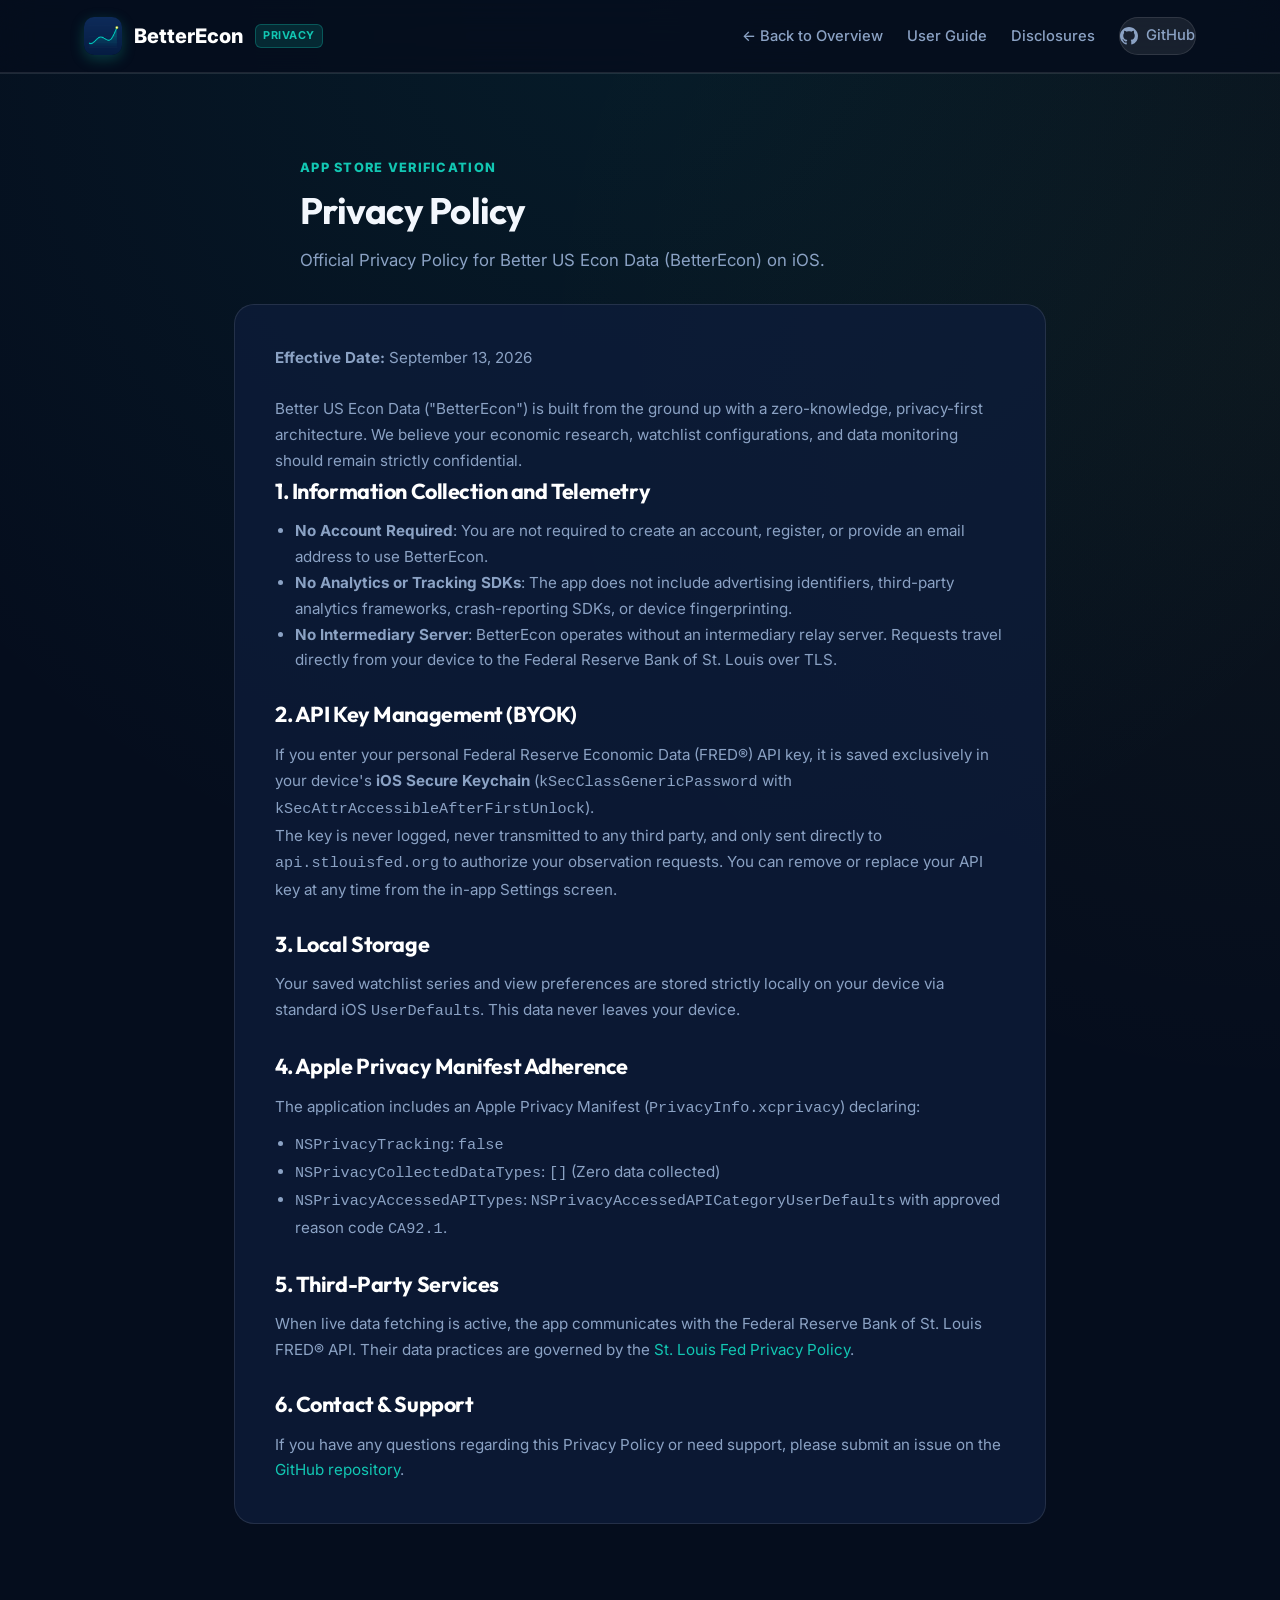
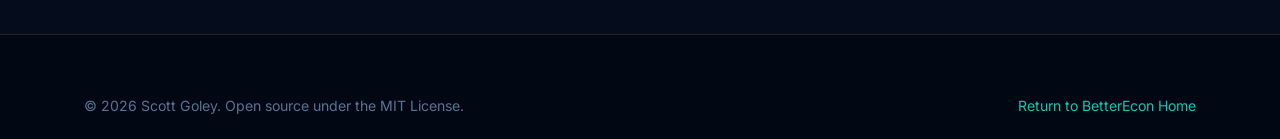
<file: docs/privacy.html>
<!DOCTYPE html>
<html lang="en">
<head>
  <meta charset="UTF-8">
  <meta name="viewport" content="width=device-width, initial-scale=1.0">
  <title>Privacy Policy — Better US Econ Data (BetterEcon)</title>
  <meta name="description" content="Privacy Policy for Better US Econ Data (BetterEcon) iOS app. Zero tracking, zero telemetry, on-device Keychain security.">
  <link rel="icon" type="image/png" href="assets/app-icon.png">
  <link rel="preconnect" href="https://fonts.googleapis.com">
  <link rel="preconnect" href="https://fonts.gstatic.com" crossorigin>
  <link href="https://fonts.googleapis.com/css2?family=Inter:wght@400;500;600;700&family=Outfit:wght@600;700;800&display=swap" rel="stylesheet">
  <link rel="stylesheet" href="style.css">
</head>
<body>
  <header class="site-header">
    <div class="container nav-wrapper">
      <a href="index.html" class="nav-brand">
        <img src="assets/app-icon.png" alt="BetterEcon Icon" class="brand-icon">
        <span>BetterEcon</span>
        <span class="brand-badge">Privacy</span>
      </a>
      <button class="nav-toggle" id="nav-toggle" aria-label="Toggle navigation" aria-expanded="false">
        <span class="bar"></span>
        <span class="bar"></span>
        <span class="bar"></span>
      </button>

      <nav class="nav-menu" id="nav-menu">
        <ul class="nav-links">
          <li><a href="index.html">← Back to Overview</a></li>
          <li><a href="index.html#guide">User Guide</a></li>
          <li><a href="index.html#disclosures">Disclosures</a></li>
          <li class="nav-action">
            <a href="https://github.com/sgoley/BetterEcon" target="_blank" rel="noopener" class="github-btn">
              <svg width="18" height="18" viewBox="0 0 24 24" fill="currentColor">
                <path d="M12 0C5.37 0 0 5.37 0 12c0 5.31 3.435 9.795 8.205 11.385.6.105.825-.255.825-.57 0-.285-.015-1.23-.015-2.235-3.015.555-3.795-.735-4.035-1.41-.135-.345-.72-1.41-1.23-1.695-.42-.225-1.02-.78-.015-.795.945-.015 1.62.87 1.845 1.23 1.08 1.815 2.805 1.305 3.495.99.105-.78.42-1.305.765-1.605-2.67-.3-5.46-1.335-5.46-5.925 0-1.305.465-2.385 1.23-3.225-.12-.3-.54-1.53.12-3.18 0 0 1.005-.315 3.3 1.23.96-.27 1.98-.405 3-.405s2.04.135 3 .405c2.295-1.56 3.3-1.23 3.3-1.23.66 1.65.24 2.88.12 3.18.765.84 1.23 1.905 1.23 3.225 0 4.605-2.805 5.625-5.475 5.925.435.375.81 1.095.81 2.22 0 1.605-.015 2.895-.015 3.3 0 .315.225.69.825.57A12.02 12.02 0 0024 12c0-6.63-5.37-12-12-12z"/>
              </svg>
              <span>GitHub</span>
            </a>
          </li>
        </ul>
      </nav>
    </div>
  </header>

  <main class="section">
    <div class="container" style="max-width: 860px;">
      <div class="section-header" style="text-align: left; margin-bottom: 30px;">
        <span class="section-tag">App Store Verification</span>
        <h1 class="section-title">Privacy Policy</h1>
        <p class="section-subtitle">Official Privacy Policy for Better US Econ Data (BetterEcon) on iOS.</p>
      </div>

      <div class="legal-box">
        <p><strong>Effective Date:</strong> September 13, 2026</p>
        <br>
        <p>Better US Econ Data ("BetterEcon") is built from the ground up with a zero-knowledge, privacy-first architecture. We believe your economic research, watchlist configurations, and data monitoring should remain strictly confidential.</p>

        <h3>1. Information Collection and Telemetry</h3>
        <ul>
          <li><strong>No Account Required</strong>: You are not required to create an account, register, or provide an email address to use BetterEcon.</li>
          <li><strong>No Analytics or Tracking SDKs</strong>: The app does not include advertising identifiers, third-party analytics frameworks, crash-reporting SDKs, or device fingerprinting.</li>
          <li><strong>No Intermediary Server</strong>: BetterEcon operates without an intermediary relay server. Requests travel directly from your device to the Federal Reserve Bank of St. Louis over TLS.</li>
        </ul>

        <h3>2. API Key Management (BYOK)</h3>
        <p>If you enter your personal Federal Reserve Economic Data (FRED®) API key, it is saved exclusively in your device's <strong>iOS Secure Keychain</strong> (<code>kSecClassGenericPassword</code> with <code>kSecAttrAccessibleAfterFirstUnlock</code>).</p>
        <p>The key is never logged, never transmitted to any third party, and only sent directly to <code>api.stlouisfed.org</code> to authorize your observation requests. You can remove or replace your API key at any time from the in-app Settings screen.</p>

        <h3>3. Local Storage</h3>
        <p>Your saved watchlist series and view preferences are stored strictly locally on your device via standard iOS <code>UserDefaults</code>. This data never leaves your device.</p>

        <h3>4. Apple Privacy Manifest Adherence</h3>
        <p>The application includes an Apple Privacy Manifest (<code>PrivacyInfo.xcprivacy</code>) declaring:</p>
        <ul>
          <li><code>NSPrivacyTracking</code>: <code>false</code></li>
          <li><code>NSPrivacyCollectedDataTypes</code>: <code>[]</code> (Zero data collected)</li>
          <li><code>NSPrivacyAccessedAPITypes</code>: <code>NSPrivacyAccessedAPICategoryUserDefaults</code> with approved reason code <code>CA92.1</code>.</li>
        </ul>

        <h3>5. Third-Party Services</h3>
        <p>When live data fetching is active, the app communicates with the Federal Reserve Bank of St. Louis FRED® API. Their data practices are governed by the <a href="https://www.stlouisfed.org/privacy-policy" target="_blank" rel="noopener">St. Louis Fed Privacy Policy</a>.</p>

        <h3>6. Contact & Support</h3>
        <p>If you have any questions regarding this Privacy Policy or need support, please submit an issue on the <a href="https://github.com/sgoley/BetterEcon/issues" target="_blank" rel="noopener">GitHub repository</a>.</p>
      </div>
    </div>
  </main>

  <footer class="site-footer">
    <div class="container footer-bottom" style="border-top: none; padding-top: 0;">
      <div>&copy; 2026 Scott Goley. Open source under the MIT License.</div>
      <a href="index.html">Return to BetterEcon Home</a>
    </div>
  </footer>
  <script src="app.js"></script>
</body>
</html>
</file>
<file: docs/style.css>
:root {
  --bg-deep: #050d1d;
  --bg-navy: #08152e;
  --bg-surface: #0d1e40;
  --card-bg: rgba(14, 28, 59, 0.75);
  --card-border: rgba(255, 255, 255, 0.1);
  --card-border-hover: rgba(18, 199, 179, 0.4);
  
  --cyan: #12c7b3;
  --cyan-glow: rgba(18, 199, 179, 0.25);
  --lime: #c7e01f;
  --lime-glow: rgba(199, 224, 31, 0.2);
  --coral: #ff6661;
  --gold: #ffba4a;
  
  --text-main: #f3f7fd;
  --text-muted: #8ba2c4;
  --text-dim: #5c7295;
  
  --radius-sm: 8px;
  --radius-md: 14px;
  --radius-lg: 20px;
  --radius-xl: 28px;
  
  --transition: all 0.25s cubic-bezier(0.16, 1, 0.3, 1);
}

* {
  box-sizing: border-box;
  margin: 0;
  padding: 0;
}

html {
  scroll-behavior: smooth;
  font-family: 'Inter', -apple-system, BlinkMacSystemFont, "Segoe UI", Roboto, sans-serif;
  background-color: var(--bg-deep);
  color: var(--text-main);
  line-height: 1.6;
}

body {
  overflow-x: hidden;
  background: radial-gradient(circle at 50% 0%, rgba(18, 199, 179, 0.08), transparent 50%),
              radial-gradient(circle at 100% 20%, rgba(199, 224, 31, 0.04), transparent 40%),
              var(--bg-deep);
  min-height: 100vh;
}

h1, h2, h3, h4, .brand-title {
  font-family: 'Outfit', sans-serif;
  letter-spacing: -0.02em;
  font-weight: 700;
}

a {
  color: var(--cyan);
  text-decoration: none;
  transition: var(--transition);
}

a:hover {
  color: #3fe2ce;
}

.container {
  max-width: 1160px;
  margin: 0 auto;
  padding: 0 24px;
}

/* Header & Nav */
.site-header {
  position: sticky;
  top: 0;
  z-index: 1000;
  backdrop-filter: blur(18px);
  -webkit-backdrop-filter: blur(18px);
  background: rgba(5, 13, 29, 0.82);
  border-bottom: 1px solid var(--card-border);
}

.nav-wrapper {
  display: flex;
  align-items: center;
  justify-content: space-between;
  height: 72px;
}

.nav-brand {
  display: flex;
  align-items: center;
  gap: 12px;
  font-weight: 800;
  font-size: 1.25rem;
  color: #fff;
  text-decoration: none;
}

.brand-icon {
  width: 38px;
  height: 38px;
  border-radius: 10px;
  box-shadow: 0 4px 14px var(--cyan-glow);
}

.brand-badge {
  font-size: 0.68rem;
  font-weight: 700;
  background: rgba(18, 199, 179, 0.15);
  color: var(--cyan);
  padding: 2px 7px;
  border-radius: 6px;
  border: 1px solid rgba(18, 199, 179, 0.3);
  text-transform: uppercase;
  letter-spacing: 0.05em;
}

.nav-toggle {
  display: none;
  background: transparent;
  border: 1px solid var(--card-border);
  border-radius: var(--radius-sm);
  width: 42px;
  height: 42px;
  padding: 10px 8px;
  cursor: pointer;
  flex-direction: column;
  justify-content: space-between;
  align-items: center;
  transition: var(--transition);
}

.nav-toggle .bar {
  width: 100%;
  height: 2px;
  background: var(--text-main);
  border-radius: 2px;
  transition: transform 0.25s cubic-bezier(0.16, 1, 0.3, 1), opacity 0.2s ease;
}

.nav-links {
  display: flex;
  align-items: center;
  gap: 24px;
  list-style: none;
}

.nav-links a {
  color: var(--text-muted);
  font-size: 0.92rem;
  font-weight: 500;
  padding: 6px 0;
}

.nav-links a:hover {
  color: #fff;
}

.github-btn {
  display: inline-flex;
  align-items: center;
  gap: 8px;
  background: rgba(255, 255, 255, 0.08);
  border: 1px solid var(--card-border);
  color: #fff;
  padding: 8px 16px;
  border-radius: 20px;
  font-size: 0.85rem;
  font-weight: 600;
}

.github-btn:hover {
  background: rgba(255, 255, 255, 0.15);
  color: #fff;
  border-color: rgba(255, 255, 255, 0.25);
}

/* Hero Section */
.hero {
  padding: 90px 0 60px;
  position: relative;
}

.hero-grid {
  display: grid;
  grid-template-columns: 1.15fr 0.85fr;
  gap: 48px;
  align-items: center;
}

.hero-pill {
  display: inline-flex;
  align-items: center;
  gap: 8px;
  padding: 6px 14px;
  background: rgba(199, 224, 31, 0.12);
  border: 1px solid rgba(199, 224, 31, 0.25);
  border-radius: 30px;
  color: var(--lime);
  font-size: 0.82rem;
  font-weight: 700;
  letter-spacing: 0.04em;
  margin-bottom: 24px;
}

.pulse-dot {
  width: 8px;
  height: 8px;
  border-radius: 50%;
  background: var(--lime);
  box-shadow: 0 0 10px var(--lime);
  animation: pulse 2s infinite;
}

@keyframes pulse {
  0% { transform: scale(0.95); opacity: 0.8; }
  50% { transform: scale(1.25); opacity: 1; }
  100% { transform: scale(0.95); opacity: 0.8; }
}

.hero h1 {
  font-size: 3.4rem;
  line-height: 1.08;
  margin-bottom: 20px;
  color: #fff;
}

.hero-gradient {
  background: linear-gradient(135deg, #fff 30%, var(--cyan) 90%);
  -webkit-background-clip: text;
  -webkit-text-fill-color: transparent;
}

.hero-desc {
  font-size: 1.15rem;
  color: var(--text-muted);
  line-height: 1.6;
  margin-bottom: 32px;
  max-width: 540px;
}

.hero-cta-group {
  display: flex;
  flex-wrap: wrap;
  gap: 14px;
  margin-bottom: 40px;
}

.btn-primary {
  display: inline-flex;
  align-items: center;
  gap: 8px;
  background: var(--cyan);
  color: var(--bg-deep);
  padding: 13px 24px;
  border-radius: var(--radius-md);
  font-weight: 700;
  font-size: 0.95rem;
  box-shadow: 0 4px 20px var(--cyan-glow);
  transition: var(--transition);
}

.btn-primary:hover {
  background: #25dfcb;
  transform: translateY(-2px);
  color: var(--bg-deep);
}

.btn-secondary {
  display: inline-flex;
  align-items: center;
  gap: 8px;
  background: rgba(255, 255, 255, 0.06);
  color: #fff;
  border: 1px solid var(--card-border);
  padding: 13px 22px;
  border-radius: var(--radius-md);
  font-weight: 600;
  font-size: 0.95rem;
  transition: var(--transition);
}

.btn-secondary:hover {
  background: rgba(255, 255, 255, 0.12);
  border-color: rgba(255, 255, 255, 0.25);
  color: #fff;
}

.hero-badges {
  display: flex;
  gap: 20px;
  color: var(--text-dim);
  font-size: 0.85rem;
  font-weight: 500;
}

.hero-badge-item {
  display: flex;
  align-items: center;
  gap: 6px;
}

.hero-badge-item svg {
  color: var(--cyan);
}

/* Phone Mockup Frame */
.device-mockup {
  background: var(--bg-navy);
  border: 2px solid rgba(255, 255, 255, 0.14);
  border-radius: 40px;
  padding: 14px;
  box-shadow: 0 25px 60px rgba(0, 0, 0, 0.6), 0 0 40px rgba(18, 199, 179, 0.1);
  position: relative;
  max-width: 360px;
  margin: 0 auto;
}

.device-screen {
  background: #07132a;
  border-radius: 28px;
  overflow: hidden;
  padding: 18px 16px;
  color: #fff;
}

.mockup-header {
  display: flex;
  justify-content: space-between;
  align-items: center;
  margin-bottom: 14px;
}

.mockup-label {
  font-size: 0.68rem;
  font-weight: 800;
  letter-spacing: 0.1em;
  color: var(--text-dim);
}

.mockup-title {
  font-size: 1.3rem;
  font-weight: 800;
}

.mockup-status-pill {
  font-size: 0.72rem;
  font-weight: 700;
  padding: 3px 8px;
  border-radius: 12px;
  background: rgba(199, 224, 31, 0.15);
  color: var(--lime);
  display: flex;
  align-items: center;
  gap: 5px;
}

/* Hero Spotlight Card inside Mockup */
.spotlight-card {
  background: rgba(14, 28, 59, 0.9);
  border: 1.5px solid rgba(18, 199, 179, 0.4);
  border-radius: var(--radius-md);
  padding: 14px;
  margin-bottom: 12px;
}

.spotlight-header {
  display: flex;
  justify-content: space-between;
  font-size: 0.72rem;
  font-weight: 800;
  color: var(--lime);
  margin-bottom: 4px;
}

.spotlight-value {
  font-size: 1.8rem;
  font-weight: 800;
  color: var(--cyan);
}

.spotlight-delta {
  font-size: 0.72rem;
  font-weight: 700;
  color: var(--lime);
}

.mockup-chart-svg {
  width: 100%;
  height: 65px;
  margin: 8px 0;
}

/* Watchlist Stack inside Mockup */
.mockup-card-grid {
  display: grid;
  grid-template-columns: 1fr 1fr;
  gap: 8px;
}

.mockup-card {
  background: #ffffff;
  color: #07132a;
  padding: 10px;
  border-radius: 12px;
}

.mockup-card-id {
  font-size: 0.68rem;
  font-weight: 800;
  color: #0e2752;
}

.mockup-card-val {
  font-size: 1.05rem;
  font-weight: 800;
  margin: 2px 0;
}

.mockup-card-delta {
  font-size: 0.65rem;
  font-weight: 700;
  color: #15803d;
}

/* Sections */
.section {
  padding: 80px 0;
  border-top: 1px solid var(--card-border);
}

.section-header {
  text-align: center;
  max-width: 680px;
  margin: 0 auto 50px;
}

.section-tag {
  display: inline-block;
  color: var(--cyan);
  font-size: 0.8rem;
  font-weight: 800;
  letter-spacing: 0.1em;
  text-transform: uppercase;
  margin-bottom: 12px;
}

.section-title {
  font-size: 2.3rem;
  line-height: 1.15;
  margin-bottom: 14px;
}

.section-subtitle {
  color: var(--text-muted);
  font-size: 1.05rem;
}

/* Grid & Cards */
.feature-grid {
  display: grid;
  grid-template-columns: repeat(3, 1fr);
  gap: 24px;
}

.feature-card {
  background: var(--card-bg);
  border: 1px solid var(--card-border);
  border-radius: var(--radius-lg);
  padding: 30px;
  transition: var(--transition);
}

.feature-card:hover {
  border-color: var(--card-border-hover);
  transform: translateY(-4px);
  box-shadow: 0 16px 36px rgba(0, 0, 0, 0.35);
}

.feature-icon-wrapper {
  width: 48px;
  height: 48px;
  border-radius: 12px;
  background: rgba(18, 199, 179, 0.12);
  color: var(--cyan);
  display: flex;
  align-items: center;
  justify-content: center;
  margin-bottom: 20px;
}

.feature-card h3 {
  font-size: 1.25rem;
  margin-bottom: 10px;
  color: #fff;
}

.feature-card p {
  color: var(--text-muted);
  font-size: 0.94rem;
  line-height: 1.6;
}

/* Showcase Gallery */
.showcase-tabs {
  display: flex;
  justify-content: center;
  gap: 10px;
  margin-bottom: 36px;
  flex-wrap: wrap;
}

.showcase-tab {
  background: rgba(255, 255, 255, 0.06);
  border: 1px solid var(--card-border);
  color: var(--text-muted);
  font-family: 'Inter', sans-serif;
  font-size: 0.88rem;
  font-weight: 600;
  padding: 10px 18px;
  border-radius: 30px;
  cursor: pointer;
  transition: var(--transition);
}

.showcase-tab:hover {
  color: #fff;
  border-color: rgba(255, 255, 255, 0.25);
}

.showcase-tab.active {
  background: var(--cyan);
  color: var(--bg-deep);
  border-color: var(--cyan);
  box-shadow: 0 4px 16px var(--cyan-glow);
}

.showcase-display {
  position: relative;
  min-height: 480px;
}

.showcase-item {
  display: none;
  animation: fadeIn 0.35s ease;
}

.showcase-item.active {
  display: block;
}

@keyframes fadeIn {
  from { opacity: 0; transform: translateY(8px); }
  to { opacity: 1; transform: translateY(0); }
}

.showcase-card {
  background: var(--card-bg);
  border: 1px solid var(--card-border);
  border-radius: var(--radius-xl);
  padding: 36px;
  display: grid;
  grid-template-columns: 340px 1fr;
  gap: 40px;
  align-items: center;
  box-shadow: 0 20px 50px rgba(0, 0, 0, 0.4);
}

.showcase-card.ipad-layout {
  grid-template-columns: 1fr;
  text-align: center;
}

.showcase-img-wrap {
  border-radius: 28px;
  overflow: hidden;
  box-shadow: 0 20px 40px rgba(0, 0, 0, 0.6), 0 0 20px rgba(18, 199, 179, 0.15);
  border: 2px solid rgba(255, 255, 255, 0.12);
  background: #000;
  display: flex;
}

.showcase-img-wrap img {
  width: 100%;
  height: auto;
  display: block;
}

.showcase-card.ipad-layout .showcase-img-wrap {
  max-width: 820px;
  margin: 0 auto 20px;
  border-radius: 18px;
}

.showcase-caption h4 {
  font-size: 1.6rem;
  color: #fff;
  margin-bottom: 12px;
}

.showcase-caption p {
  color: var(--text-muted);
  font-size: 1.05rem;
  line-height: 1.7;
}

/* In-guide screenshots */
.guide-screenshot-preview {
  margin-top: 20px;
  border-radius: var(--radius-md);
  overflow: hidden;
  border: 1px solid var(--card-border);
  box-shadow: 0 10px 24px rgba(0, 0, 0, 0.35);
  max-width: 320px;
}

.guide-screenshot-preview.ipad-preview {
  max-width: 100%;
}

.guide-screenshot-preview img {
  width: 100%;
  height: auto;
  display: block;
}

/* User Guide Steps */
.guide-layout {
  display: grid;
  grid-template-columns: 280px 1fr;
  gap: 40px;
}

.guide-sidebar {
  position: sticky;
  top: 100px;
  align-self: start;
}

.guide-menu {
  list-style: none;
  border-left: 2px solid var(--card-border);
}

.guide-menu li a {
  display: block;
  padding: 8px 18px;
  color: var(--text-muted);
  font-size: 0.92rem;
  font-weight: 500;
  border-left: 2px solid transparent;
  margin-left: -2px;
}

.guide-menu li a:hover,
.guide-menu li a.active {
  color: var(--cyan);
  border-left-color: var(--cyan);
}

.guide-content {
  display: flex;
  flex-direction: column;
  gap: 44px;
}

.guide-step-card {
  background: var(--card-bg);
  border: 1px solid var(--card-border);
  border-radius: var(--radius-lg);
  padding: 34px;
}

.step-badge {
  display: inline-flex;
  align-items: center;
  justify-content: center;
  width: 32px;
  height: 32px;
  background: var(--cyan);
  color: var(--bg-deep);
  font-weight: 800;
  border-radius: 50%;
  margin-bottom: 16px;
}

.guide-step-card h3 {
  font-size: 1.45rem;
  margin-bottom: 14px;
}

.guide-step-card p,
.guide-step-card li {
  color: var(--text-muted);
  font-size: 0.96rem;
  line-height: 1.65;
}

.guide-step-card ul {
  padding-left: 20px;
  margin: 12px 0 16px;
}

/* Code Snippet Box */
.code-block {
  background: #020712;
  border: 1px solid rgba(255, 255, 255, 0.1);
  border-radius: var(--radius-md);
  padding: 16px;
  font-family: ui-monospace, SFMono-Regular, Menlo, Monaco, Consolas, monospace;
  font-size: 0.88rem;
  color: #63d9cb;
  overflow-x: auto;
  margin: 14px 0;
  display: flex;
  justify-content: space-between;
  align-items: center;
}

.copy-btn {
  background: rgba(255, 255, 255, 0.1);
  border: none;
  color: var(--text-muted);
  padding: 4px 10px;
  border-radius: 6px;
  cursor: pointer;
  font-size: 0.78rem;
  font-weight: 600;
}

.copy-btn:hover {
  background: rgba(255, 255, 255, 0.2);
  color: #fff;
}

/* Callout Box */
.callout {
  border-left: 4px solid var(--cyan);
  background: rgba(18, 199, 179, 0.08);
  border-radius: 0 var(--radius-md) var(--radius-md) 0;
  padding: 18px 22px;
  margin: 20px 0;
}

.callout.warning {
  border-left-color: var(--coral);
  background: rgba(255, 102, 97, 0.08);
}

.callout h4 {
  font-size: 1rem;
  margin-bottom: 6px;
  color: #fff;
}

.callout p {
  font-size: 0.9rem;
  color: var(--text-muted);
}

/* Policy & Legal Box */
.legal-box {
  background: var(--card-bg);
  border: 1px solid var(--card-border);
  border-radius: var(--radius-lg);
  padding: 40px;
  margin-bottom: 30px;
}

.legal-box h3 {
  font-size: 1.35rem;
  margin: 24px 0 10px;
  color: #fff;
}

.legal-box h3:first-of-type {
  margin-top: 0;
}

.legal-box p, .legal-box li {
  color: var(--text-muted);
  font-size: 0.95rem;
  line-height: 1.7;
}

.legal-box ul {
  padding-left: 20px;
  margin: 10px 0;
}

/* Footer */
.site-footer {
  border-top: 1px solid var(--card-border);
  padding: 60px 0 30px;
  background: rgba(3, 8, 18, 0.9);
  color: var(--text-dim);
  font-size: 0.88rem;
}

.footer-grid {
  display: grid;
  grid-template-columns: 2fr 1fr 1fr;
  gap: 40px;
  margin-bottom: 40px;
}

.footer-brand h4 {
  color: #fff;
  font-size: 1.1rem;
  margin-bottom: 8px;
}

.footer-col h5 {
  color: #fff;
  font-size: 0.9rem;
  margin-bottom: 14px;
}

.footer-col ul {
  list-style: none;
}

.footer-col ul li {
  margin-bottom: 8px;
}

.footer-col a {
  color: var(--text-muted);
}

.footer-col a:hover {
  color: var(--cyan);
}

.footer-bottom {
  padding-top: 24px;
  border-top: 1px solid rgba(255, 255, 255, 0.06);
  display: flex;
  justify-content: space-between;
  align-items: center;
  flex-wrap: wrap;
  gap: 12px;
}

/* Responsive */
@media (max-width: 960px) {
  .nav-toggle {
    display: flex;
  }

  .nav-menu {
    position: fixed;
    top: 72px;
    left: 0;
    right: 0;
    width: 100%;
    max-height: 0;
    overflow: hidden;
    background: rgba(5, 13, 29, 0.98);
    backdrop-filter: blur(24px);
    -webkit-backdrop-filter: blur(24px);
    border-bottom: 1px solid var(--card-border);
    box-shadow: 0 20px 40px rgba(0, 0, 0, 0.7);
    transition: max-height 0.35s cubic-bezier(0.16, 1, 0.3, 1), opacity 0.25s ease;
    opacity: 0;
    pointer-events: none;
    z-index: 999;
  }

  .nav-menu.open {
    max-height: calc(100vh - 72px);
    overflow-y: auto;
    opacity: 1;
    pointer-events: auto;
  }

  .nav-links {
    flex-direction: column;
    align-items: stretch;
    gap: 0;
    padding: 16px 20px 24px;
    width: 100%;
  }

  .nav-links li {
    border-bottom: 1px solid rgba(255, 255, 255, 0.06);
  }

  .nav-links li:last-child {
    border-bottom: none;
    padding-top: 14px;
  }

  .nav-links a {
    display: block;
    padding: 13px 4px;
    font-size: 1.05rem;
    font-weight: 600;
    color: var(--text-main);
  }

  .nav-links a:hover {
    color: var(--cyan);
    padding-left: 8px;
  }

  .nav-toggle.open .bar:nth-child(1) {
    transform: translateY(7.5px) rotate(45deg);
  }

  .nav-toggle.open .bar:nth-child(2) {
    opacity: 0;
    transform: scaleX(0);
  }

  .nav-toggle.open .bar:nth-child(3) {
    transform: translateY(-7.5px) rotate(-45deg);
  }

  .nav-action .github-btn {
    width: 100%;
    justify-content: center;
    padding: 13px;
    font-size: 0.95rem;
  }

  /* Hero adjustments */
  .hero {
    padding: 50px 0 36px;
  }

  .hero-grid {
    grid-template-columns: 1fr;
    text-align: center;
    gap: 36px;
  }

  .hero h1 {
    font-size: clamp(2.2rem, 7.5vw, 3rem);
    line-height: 1.12;
  }

  .hero-desc {
    margin: 0 auto 28px;
    font-size: 1.05rem;
    max-width: 100%;
  }

  .hero-cta-group {
    justify-content: center;
    gap: 12px;
    margin-bottom: 28px;
  }

  .hero-badges {
    justify-content: center;
    flex-wrap: wrap;
    gap: 14px;
  }

  .device-mockup {
    max-width: 360px;
    width: 100%;
    margin: 0 auto;
  }

  /* Layout and cards */
  .section {
    padding: 60px 0;
  }

  .section-title {
    font-size: clamp(1.8rem, 6vw, 2.3rem);
  }

  /* Showcase mobile */
  .showcase-tabs {
    justify-content: flex-start;
    overflow-x: auto;
    flex-wrap: nowrap;
    padding-bottom: 8px;
    -webkit-overflow-scrolling: touch;
  }

  .showcase-tab {
    flex-shrink: 0;
  }

  .showcase-card {
    grid-template-columns: 1fr;
    padding: 24px 16px;
    text-align: center;
    gap: 24px;
  }

  .showcase-img-wrap {
    max-width: 300px;
    margin: 0 auto;
  }

  .showcase-card.ipad-layout .showcase-img-wrap {
    max-width: 100%;
  }

  .guide-screenshot-preview {
    max-width: 100%;
  }

  .feature-grid {
    grid-template-columns: 1fr;
    gap: 16px;
  }

  .guide-layout {
    grid-template-columns: 1fr;
  }

  .guide-sidebar {
    display: none;
  }

  .guide-step-card {
    padding: 24px 18px;
  }

  .code-block {
    flex-direction: column;
    align-items: stretch;
    gap: 12px;
    padding: 14px;
  }

  .code-block code {
    white-space: pre-wrap;
    word-break: break-all;
    font-size: 0.82rem;
    line-height: 1.5;
  }

  .copy-btn {
    align-self: flex-end;
    padding: 6px 14px;
  }

  .legal-box {
    padding: 26px 18px;
  }

  .footer-grid {
    grid-template-columns: 1fr;
    gap: 30px;
  }
}

@media (max-width: 480px) {
  .container {
    padding: 0 16px;
  }

  .nav-wrapper {
    height: 64px;
  }

  .nav-menu {
    top: 64px;
  }

  .nav-brand {
    font-size: 1.12rem;
    gap: 8px;
  }

  .brand-icon {
    width: 32px;
    height: 32px;
  }

  .brand-badge {
    display: none;
  }

  .hero-cta-group {
    flex-direction: column;
    width: 100%;
    max-width: 320px;
    margin: 0 auto 28px;
  }

  .hero-cta-group .btn-primary,
  .hero-cta-group .btn-secondary {
    width: 100%;
    justify-content: center;
  }

  .hero-badges {
    flex-direction: column;
    align-items: center;
    gap: 8px;
  }

  .device-mockup {
    padding: 10px;
    border-radius: 28px;
  }

  .device-screen {
    padding: 14px 10px;
    border-radius: 20px;
  }

  .mockup-card-grid {
    grid-template-columns: 1fr;
    gap: 8px;
  }

  .spotlight-value {
    font-size: 1.5rem;
  }

  .guide-step-card {
    padding: 20px 14px;
  }

  .legal-box {
    padding: 20px 14px;
  }

  .footer-bottom {
    flex-direction: column;
    align-items: flex-start;
    gap: 8px;
  }
}
</file>
